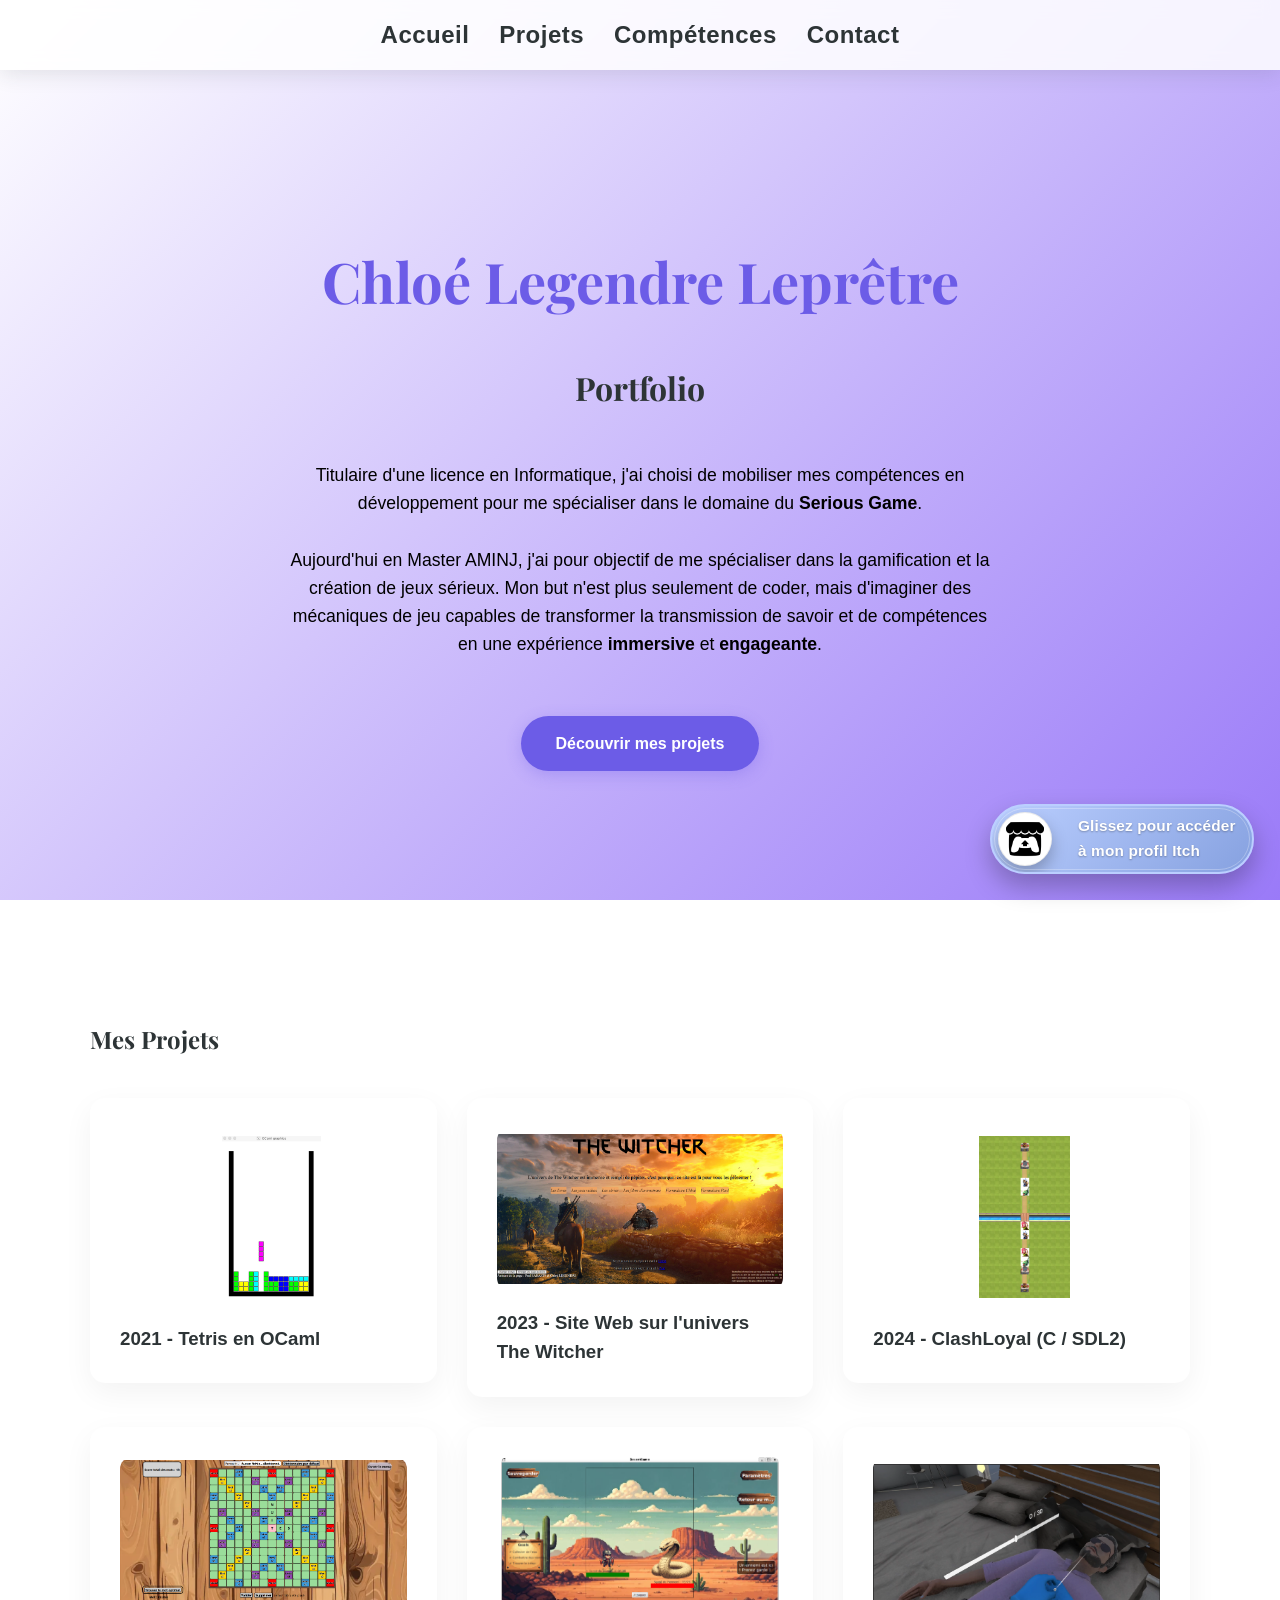
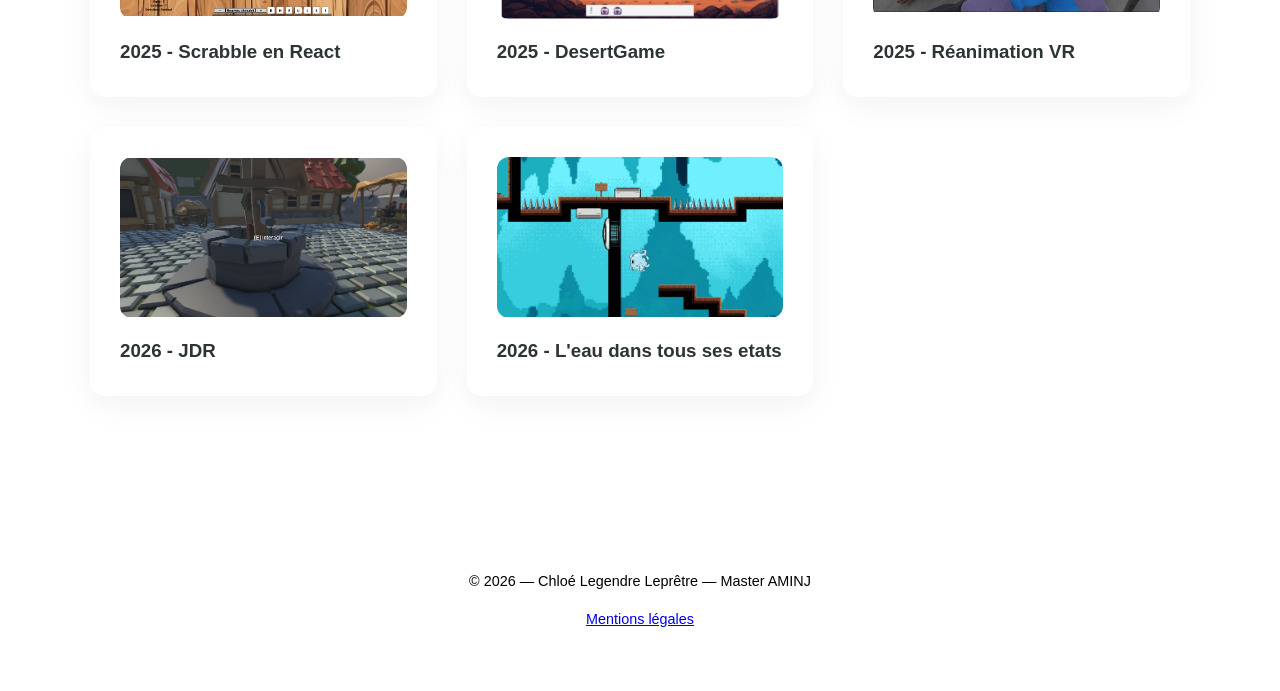
<file: index.html>
<!DOCTYPE html>
<html lang="fr">
<head>
    <meta charset="UTF-8">
    <meta name="viewport" content="width=device-width, initial-scale=1.0">
    <title>Accueil - Portfolio</title>
    <link rel="stylesheet" href="style.css">
    <link rel="preconnect" href="https://fonts.googleapis.com">
    <link rel="preconnect" href="https://fonts.gstatic.com" crossorigin>
    <link href="https://fonts.googleapis.com/css2?family=Playfair+Display:ital,wght@0,400..900;1,400..900&display=swap" rel="stylesheet">
</head>
<body>

    <nav class="top-nav">
        <a href="#accueil">Accueil</a>
        <a href="#projets">Projets</a>
        <a href="competences.html">Compétences</a>
        <a href="contact.html">Contact</a>
    </nav>

    <header id="accueil">
        <h1>Chloé Legendre Leprêtre</h1>
        <h2 class="tagline">Portfolio</h2>
        <p class="bio">
            Titulaire d'une licence en Informatique, j'ai choisi de mobiliser mes compétences en développement pour me spécialiser dans le domaine du <strong>Serious Game</strong>. <br>
            <br>
            Aujourd'hui en Master AMINJ, j'ai pour objectif de me spécialiser dans la gamification et la création de jeux sérieux. Mon but n'est plus seulement de coder, mais d'imaginer des mécaniques de jeu capables de transformer la transmission de savoir et de compétences en une expérience <strong>immersive</strong> et <strong>engageante</strong>.
        </p>

        <a href="#projets" class="cta-button">Découvrir mes projets</a>
    </header>

    <section id="projets">
        <h2>Mes Projets</h2>
        <div class="grid">
            <!-- <a class="project-link" href="projets/annuaire-python-tkinter.html">
                <article class="card">
                    <img class="project-thumb" src="images/annuaire.svg" alt="Visuel du projet Annuaire numerique" loading="lazy">
                    <h3>2020 - Annuaire numérique en Python avec Tkinter</h3>
                </article>
            </a> -->

            <a class="project-link" href="projets/tetris-ocaml.html">
                <article class="card">
                    <img class="project-thumb is-portrait" src="images/tetris.png" alt="Visuel du projet Tetris en OCaml" loading="lazy">
                    <h3>2021 - Tetris en OCaml</h3>
                </article>
            </a>

            <a class="project-link" href="projets/site-web-the-witcher.html">
                <article class="card">
                    <img class="project-thumb" src="images/witcher.png" alt="Visuel du projet Site Web The Witcher" loading="lazy">
                    <h3>2023 - Site Web sur l'univers The Witcher</h3>
                </article>
            </a>

            <a class="project-link" href="projets/clashloyal-c-sdl2.html">
                <article class="card">
                    <img class="project-thumb is-portrait" src="images/clash.png" alt="Visuel du projet ClashLoyal" loading="lazy">
                    <h3>2024 - ClashLoyal (C / SDL2)</h3>
                </article>
            </a>

            <a class="project-link" href="projets/scrabble-react.html">
                <article class="card">
                    <img class="project-thumb" src="images/scrabble.png" alt="Visuel du projet Scrabble React" loading="lazy">
                    <h3>2025 - Scrabble en React</h3>
                </article>
            </a>

            <a class="project-link" href="projets/desertgame.html">
                <article class="card">
                    <img class="project-thumb" src="images/desert1.png" alt="Visuel du projet DesertGame" loading="lazy">
                    <h3>2025 - DesertGame</h3>
                </article>
            </a>

            <a class="project-link" href="projets/reanimation-vr.html">
                <article class="card">
                    <img class="project-thumb" src="images/rea.png" alt="Visuel du projet Reanimation VR" loading="lazy">
                    <h3>2025 - Réanimation VR</h3>
                </article>
            </a>

            <a class="project-link" href="projets/jdr.html">
                <article class="card">
                    <img class="project-thumb" src="images/jdr.png" alt="Visuel du projet JDR" loading="lazy">
                    <h3>2026 - JDR</h3>
                </article>
            </a>

            <a class="project-link" href="projets/eau-dans-tous-ses-etats.html">
                <article class="card">
                    <img class="project-thumb" src="images/eau.png" alt="Visuel du projet L'eau dans tous ses etats" loading="lazy">
                    <h3>2026 - L'eau dans tous ses etats</h3>
                </article>
            </a>

        </div>
    </section>

    <footer id="contact">
        <p>&copy; 2026 — Chloé Legendre Leprêtre — Master AMINJ</p>
        <a href="mentions-legales.html" class="footer-link">Mentions légales</a>
    </footer>
    <a href="https://hopelyze.itch.io/" class="itch-slide" target="_blank" title="Glisser pour ouvrir mon Itch.io" aria-label="Glisser pour ouvrir mon profil Itch.io">
        <span class="itch-track-text" aria-hidden="true">Glissez pour accéder à mon profil Itch</span>
        <span class="itch-thumb" aria-hidden="true">
            <img src="images/itch.png" alt="" loading="lazy">
        </span>
    </a>
    <script>
        (function () {
            var slide = document.querySelector('.itch-slide');
            var thumb = document.querySelector('.itch-thumb');
            if (!slide || !thumb) {
                return;
            }

            var dragging = false;
            var unlocked = false;
            var dragOffsetX = 0;
            var currentX = 0;
            var maxX = 0;

            function updateBounds() {
                maxX = Math.max(0, slide.clientWidth - thumb.clientWidth - 12);
                if (unlocked) {
                    currentX = maxX;
                } else {
                    currentX = Math.min(currentX, maxX);
                }
                updateThumb(currentX);
            }

            function updateThumb(nextX) {
                currentX = Math.max(0, Math.min(maxX, nextX));
                var progress = maxX > 0 ? currentX / maxX : 0;
                thumb.style.transform = 'translateX(' + currentX + 'px)';
                slide.style.setProperty('--slide-progress', progress.toFixed(3));
                slide.classList.toggle('is-active', progress > 0.08 && !unlocked);
            }

            function completeSlide() {
                unlocked = true;
                slide.classList.add('is-ready');
                updateThumb(maxX);

                window.setTimeout(function () {
                    window.open(slide.href, '_blank', 'noopener');
                }, 120);
            }

            function resetSlide() {
                slide.classList.remove('is-active');
                updateThumb(0);
            }

            thumb.addEventListener('pointerdown', function (event) {
                if (unlocked) {
                    return;
                }

                dragging = true;
                dragOffsetX = event.clientX - currentX;
                slide.classList.add('is-dragging');
                thumb.setPointerCapture(event.pointerId);
                event.preventDefault();
            });

            thumb.addEventListener('pointermove', function (event) {
                if (!dragging || unlocked) {
                    return;
                }
                updateThumb(event.clientX - dragOffsetX);
            });

            function stopDragging() {
                if (!dragging) {
                    return;
                }

                dragging = false;
                slide.classList.remove('is-dragging');

                if (currentX >= maxX * 0.72) {
                    completeSlide();
                } else {
                    resetSlide();
                }
            }

            thumb.addEventListener('pointerup', stopDragging);
            thumb.addEventListener('pointercancel', stopDragging);
            thumb.addEventListener('lostpointercapture', stopDragging);

            slide.addEventListener('click', function (event) {
                if (unlocked) {
                    return;
                }

                event.preventDefault();
                slide.classList.remove('is-hint');
                void slide.offsetWidth;
                slide.classList.add('is-hint');
            });

            slide.addEventListener('animationend', function (event) {
                if (event.animationName === 'slide-hint') {
                    slide.classList.remove('is-hint');
                }
            });

            window.addEventListener('resize', updateBounds);
            updateBounds();
        })();
    </script>
</body>
</html>
</file>
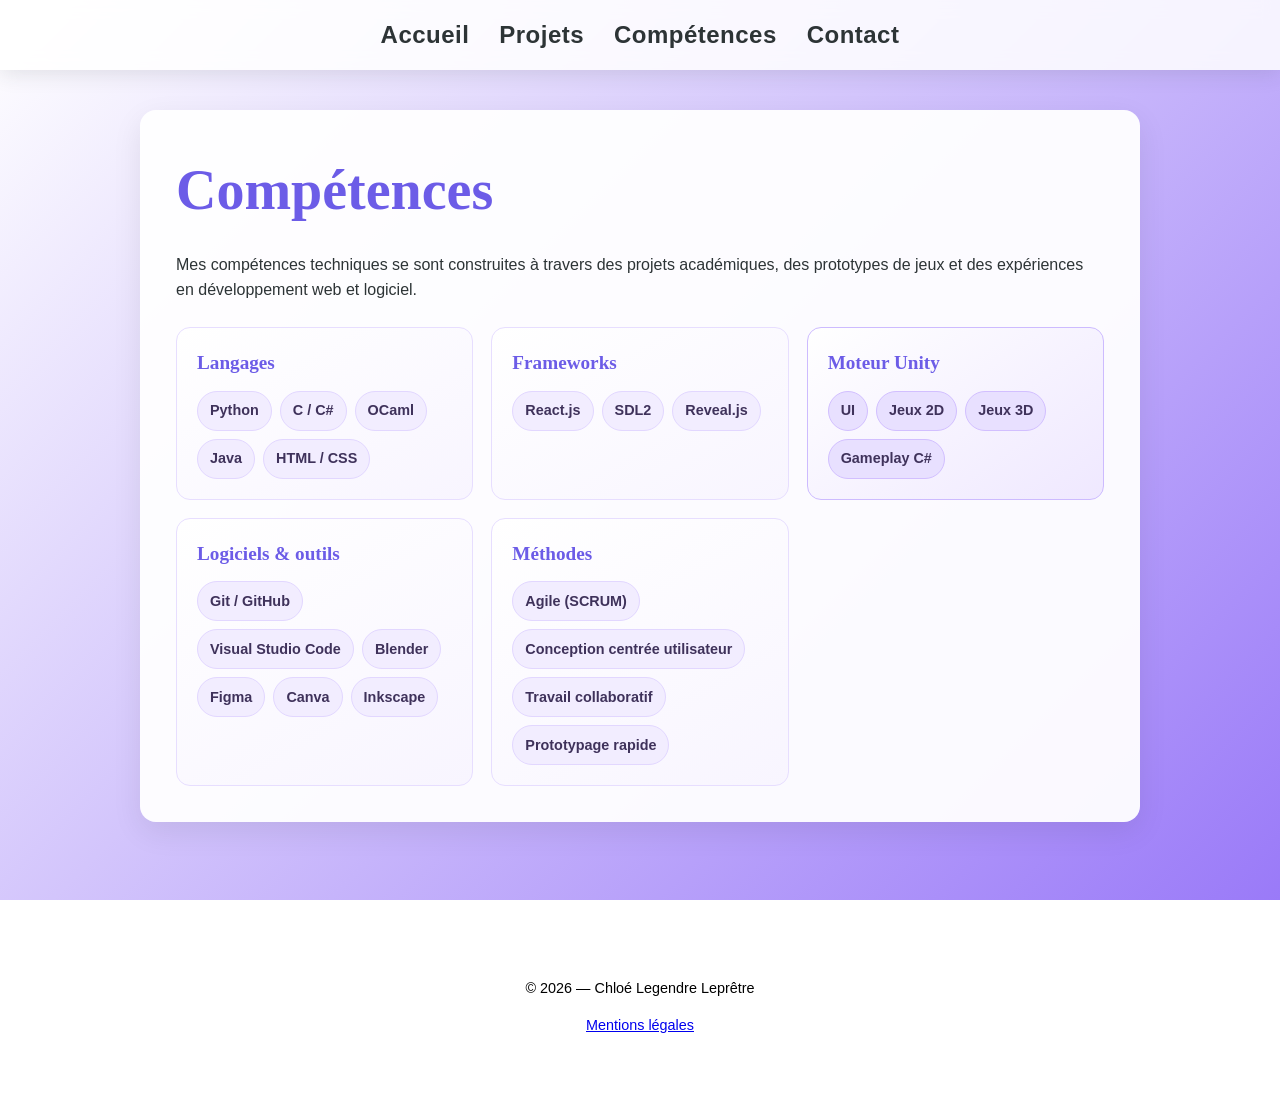
<file: competences.html>
<!DOCTYPE html>
<html lang="fr">
<head>
    <meta charset="UTF-8">
    <meta name="viewport" content="width=device-width, initial-scale=1.0">
    <title>Compétences - Chloé Legendre Leprêtre</title>
    <link rel="stylesheet" href="style.css">
</head>
<body>
    <nav class="top-nav">
        <a href="index.html#accueil">Accueil</a>
        <a href="index.html#projets">Projets</a>
        <a href="competences.html">Compétences</a>
        <a href="contact.html">Contact</a>
    </nav>

    <main class="skills-page">
        <section class="skills-card">
            <h1>Compétences</h1>
            <p>
                Mes compétences techniques se sont construites à travers des projets académiques,
                des prototypes de jeux et des expériences en développement web et logiciel.
            </p>

            <div class="skills-grid skills-grid-story">
                <article class="skill-group skill-group-story">
                    <h2>Langages</h2>
                    <div class="skill-tags">
                        <span>Python</span>
                        <span>C / C#</span>
                        <span>OCaml</span>
                        <span>Java</span>
                        <span>HTML / CSS</span>
                    </div>
                </article>

                <article class="skill-group skill-group-story">
                    <h2>Frameworks</h2>
                    <div class="skill-tags">
                        <span>React.js</span>
                        <span>SDL2</span>
                        <span>Reveal.js</span>
                    </div>
                </article>

                <article class="skill-group skill-group-story skill-group-unity">
                    <h2>Moteur Unity</h2>
                    <div class="skill-tags skill-tags-unity">
                        <span>UI</span>
                        <span>Jeux 2D</span>
                        <span>Jeux 3D</span>
                        <span>Gameplay C#</span>
                    </div>
                </article>

                <article class="skill-group skill-group-story">
                    <h2>Logiciels & outils</h2>
                    <div class="skill-tags">
                        <span>Git / GitHub</span>
                        <span>Visual Studio Code</span>
                        <span>Blender</span>
                        <span>Figma</span>
                        <span>Canva</span>
                        <span>Inkscape</span>
                    </div>
                </article>

                <article class="skill-group skill-group-story">
                    <h2>Méthodes</h2>
                    <div class="skill-tags">
                        <span>Agile (SCRUM)</span>
                        <span>Conception centrée utilisateur</span>
                        <span>Travail collaboratif</span>
                        <span>Prototypage rapide</span>
                    </div>
                </article>
            </div>
        </section>
    </main>

    <footer id="contact">
        <p>&copy; 2026 — Chloé Legendre Leprêtre</p>
        <a href="mentions-legales.html" class="footer-link">Mentions légales</a>
    </footer>
</body>
</html>
</file>
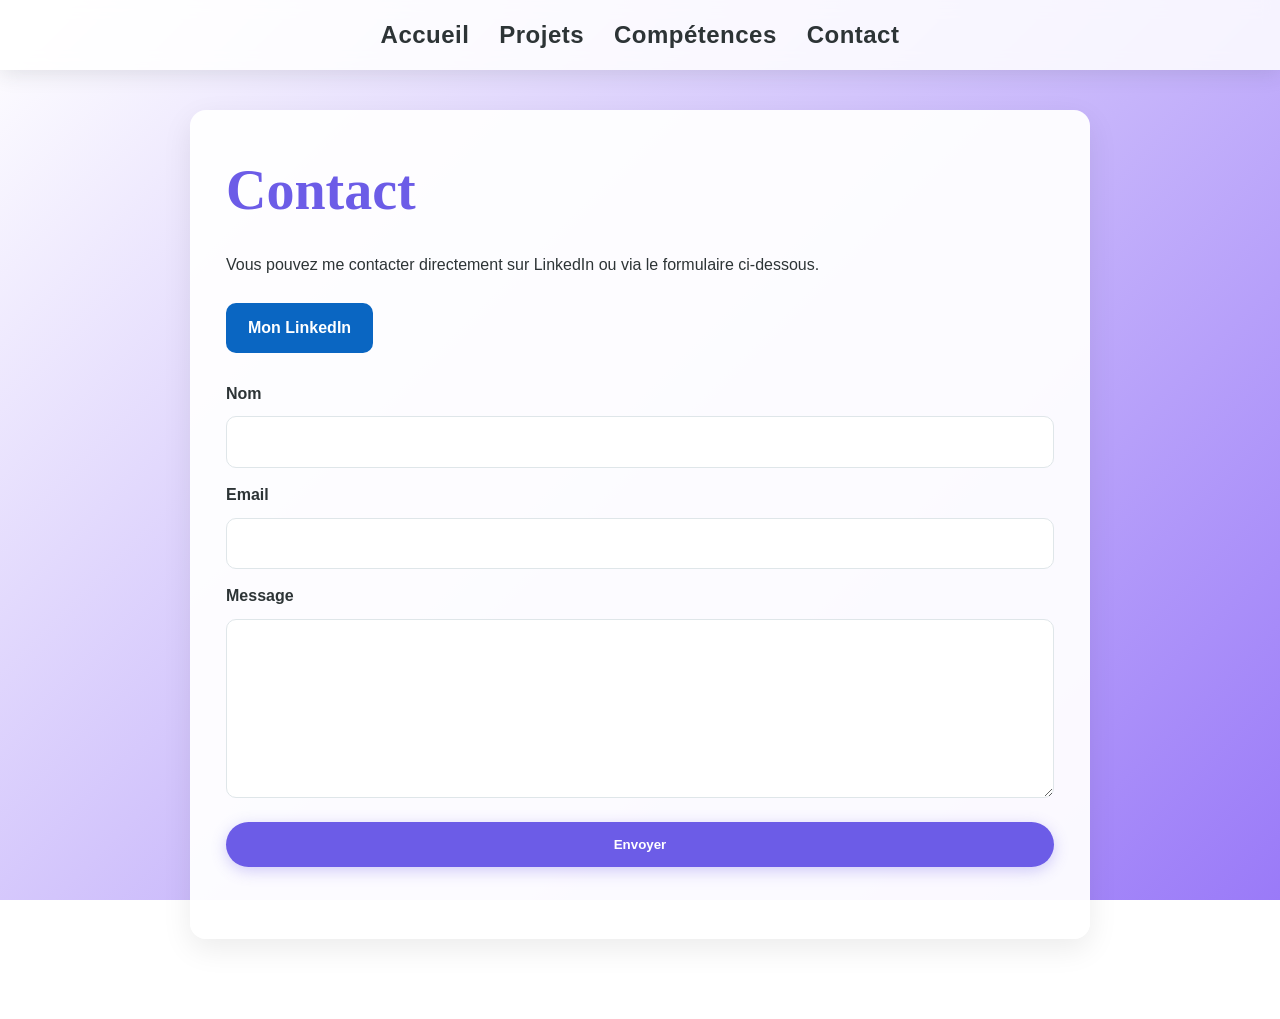
<file: contact.html>
<!DOCTYPE html>
<html lang="fr">
<head>
    <meta charset="UTF-8">
    <meta name="viewport" content="width=device-width, initial-scale=1.0">
    <title>Contact - Chloé Legendre Leprêtre</title>
    <link rel="stylesheet" href="style.css">
</head>
<body>
    <nav class="top-nav">
        <a href="index.html#accueil">Accueil</a>
        <a href="index.html#projets">Projets</a>
        <a href="competences.html">Compétences</a>
        <a href="contact.html">Contact</a>
    </nav>

    <main class="contact-page">
        <section class="contact-card">
            <h1>Contact</h1>
            <p>Vous pouvez me contacter directement sur LinkedIn ou via le formulaire ci-dessous.</p>

            <a class="linkedin-button" href="https://www.linkedin.com/in/chloé-legendre-leprêtre-14b95a209/" target="_blank" rel="noopener noreferrer">
                Mon LinkedIn
            </a>

            <form class="contact-form" id="contact-form" method="post">
                <input type="hidden" name="access_key" value="f0671bf6-d929-40aa-a439-014464aa42eb">
                <input type="hidden" name="subject" value="Nouveau message depuis le portfolio">
                <input type="checkbox" name="botcheck" class="hidden-field" tabindex="-1" autocomplete="off">

                <label for="name">Nom</label>
                <input id="name" name="name" type="text" required>

                <label for="email">Email</label>
                <input id="email" name="email" type="email" required>

                <label for="message">Message</label>
                <textarea id="message" name="message" rows="6" required></textarea>

                <button type="submit" class="cta-button">Envoyer</button>
                <p id="form-status" class="form-status" aria-live="polite"></p>
            </form>
        </section>
    </main>

    <script>
        const form = document.getElementById('contact-form');
        const status = document.getElementById('form-status');

        form.addEventListener('submit', async function (event) {
            event.preventDefault();

            const formData = new FormData(form);
            const accessKey = formData.get('access_key');

            if (!accessKey || String(accessKey).includes('REMPLACE_ICI')) {
                status.textContent = 'Ajoute ta cle Web3Forms dans le champ access_key pour activer lenvoi.';
                status.className = 'form-status is-error';
                return;
            }

            status.textContent = 'Envoi en cours...';
            status.className = 'form-status';

            try {
                const response = await fetch('https://api.web3forms.com/submit', {
                    method: 'POST',
                    body: formData
                });

                const result = await response.json();

                if (result.success) {
                    status.textContent = 'Message envoye avec succes.';
                    status.className = 'form-status is-success';
                    form.reset();
                } else {
                    status.textContent = 'Envoi impossible. Verifie ta cle Web3Forms.';
                    status.className = 'form-status is-error';
                }
            } catch (error) {
                status.textContent = 'Erreur reseau. Reessaie dans un instant.';
                status.className = 'form-status is-error';
            }
        });
    </script>
</body>
</html>
</file>
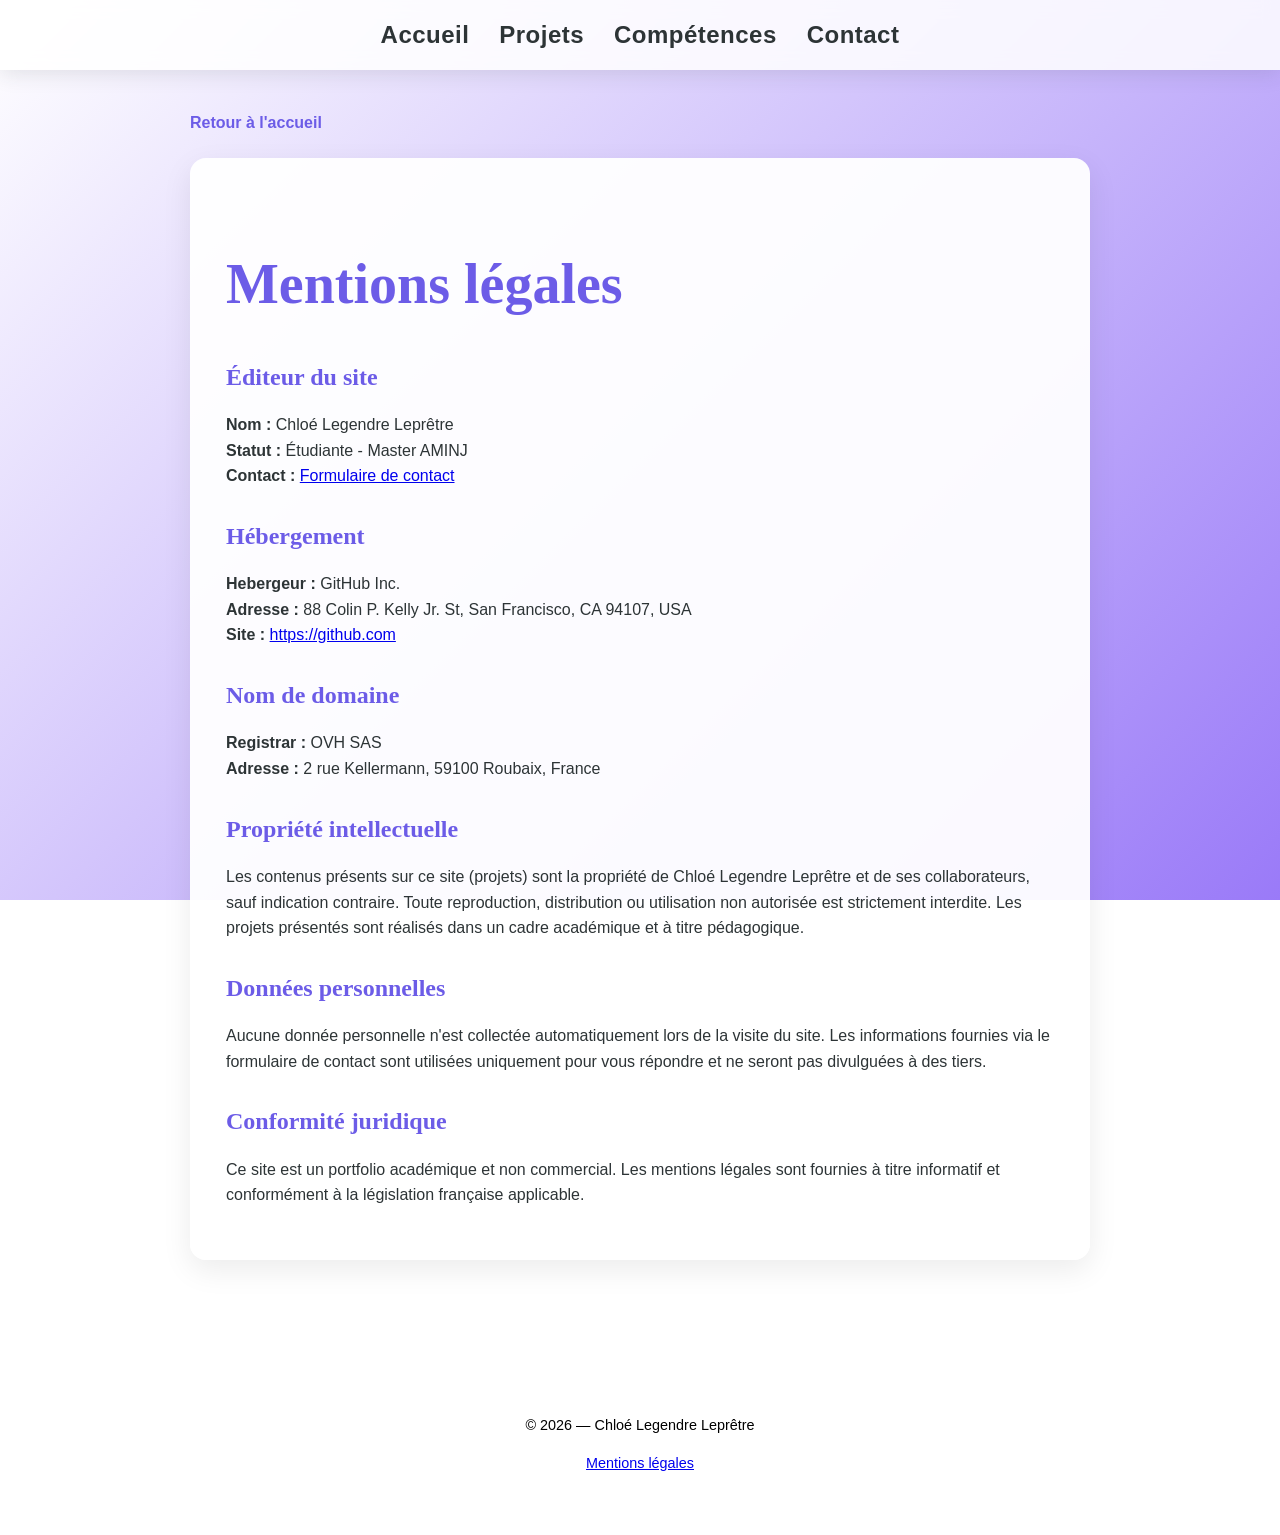
<file: mentions-legales.html>
<!DOCTYPE html>
<html lang="fr">
<head>
    <meta charset="UTF-8">
    <meta name="viewport" content="width=device-width, initial-scale=1.0">
    <title>Mentions légales - Portfolio</title>
    <link rel="stylesheet" href="style.css">
</head>
<body>
    <nav class="top-nav">
        <a href="index.html#accueil">Accueil</a>
        <a href="index.html#projets">Projets</a>
        <a href="competences.html">Compétences</a>
        <a href="contact.html">Contact</a>
    </nav>

    <main class="project-page">
        <a class="back-link" href="index.html">Retour à l'accueil</a>
        <article class="project-detail">
            <h1>Mentions légales</h1>

            <h2>Éditeur du site</h2>
            <p>
                <strong>Nom :</strong> Chloé Legendre Leprêtre<br>
                <strong>Statut :</strong> Étudiante - Master AMINJ<br>
                <strong>Contact :</strong> <a href="contact.html">Formulaire de contact</a>
            </p>

            <h2>Hébergement</h2>
            <p>
                <strong>Hebergeur :</strong> GitHub Inc.<br>
                <strong>Adresse :</strong> 88 Colin P. Kelly Jr. St, San Francisco, CA 94107, USA<br>
                <strong>Site :</strong> <a href="https://github.com" target="_blank">https://github.com</a>
            </p>

            <h2>Nom de domaine</h2>
            <p>
                <strong>Registrar :</strong> OVH SAS<br>
                <strong>Adresse :</strong> 2 rue Kellermann, 59100 Roubaix, France
            </p>

            <h2>Propriété intellectuelle</h2>
            <p>
                Les contenus présents sur ce site (projets) sont la propriété de Chloé Legendre Leprêtre et de ses collaborateurs, sauf indication contraire. 
                Toute reproduction, distribution ou utilisation non autorisée est strictement interdite. Les projets présentés sont réalisés dans un cadre académique et à titre pédagogique.
            </p>

            <h2>Données personnelles</h2>
            <p>
                Aucune donnée personnelle n'est collectée automatiquement lors de la visite du site. 
                Les informations fournies via le formulaire de contact sont utilisées uniquement pour vous répondre et ne seront pas divulguées à des tiers.
            </p>

            <h2>Conformité juridique</h2>
            <p>
                Ce site est un portfolio académique et non commercial. Les mentions légales sont fournies à titre informatif et conformément à la législation française applicable.
            </p>
        </article>
    </main>

    <footer id="contact">
        <p>&copy; 2026 — Chloé Legendre Leprêtre</p>
        <a href="mentions-legales.html" class="footer-link">Mentions légales</a>
    </footer>
</body>
</html>
</file>
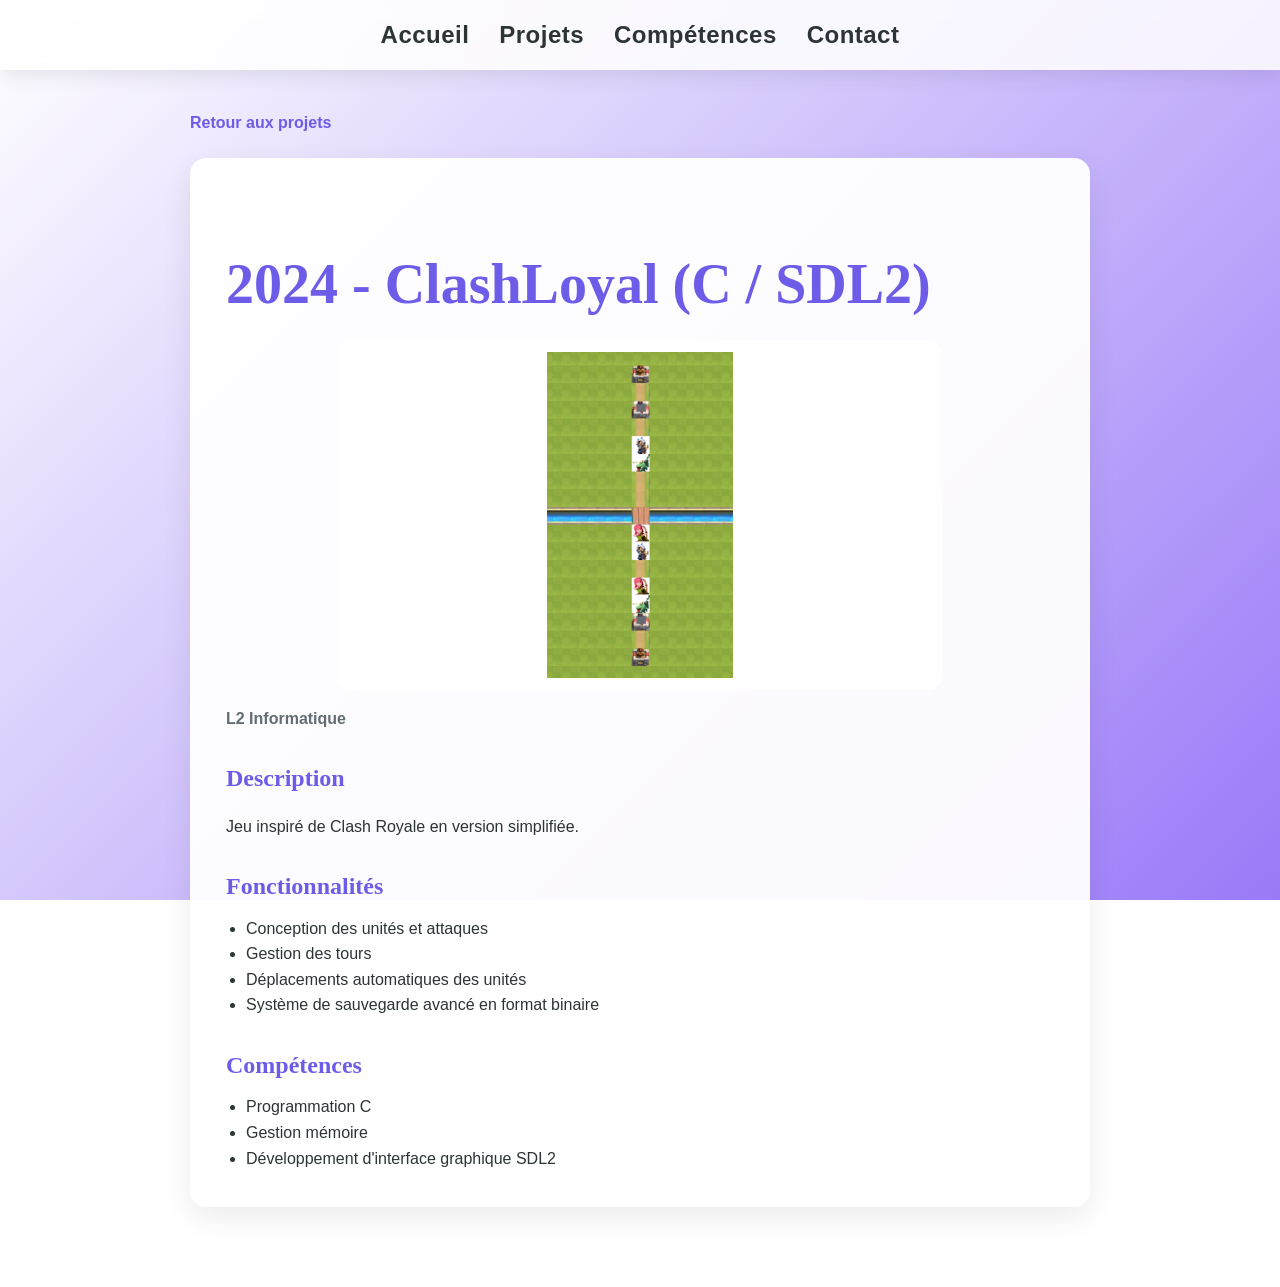
<file: projets/clashloyal-c-sdl2.html>
<!DOCTYPE html>
<html lang="fr">
<head>
    <meta charset="UTF-8">
    <meta name="viewport" content="width=device-width, initial-scale=1.0">
    <title>2024 - ClashLoyal (C / SDL2)</title>
    <link rel="stylesheet" href="../style.css">
</head>
<body>
    <nav class="top-nav">
        <a href="../index.html#accueil">Accueil</a>
        <a href="../index.html#projets">Projets</a>
        <a href="../competences.html">Compétences</a>
        <a href="../contact.html">Contact</a>
    </nav>

    <main class="project-page">
        <a class="back-link" href="../index.html#projets">Retour aux projets</a>
        <article class="project-detail">
            <h1>2024 - ClashLoyal (C / SDL2)</h1>
            <img class="project-hero is-portrait" src="../images/clash.png" alt="Visuel du projet ClashLoyal">
            <p class="project-meta">L2 Informatique</p>

            <h2>Description</h2>
            <p>Jeu inspiré de Clash Royale en version simplifiée.</p>

            <h2>Fonctionnalités</h2>
            <ul>
                <li>Conception des unités et attaques</li>
                <li>Gestion des tours</li>
                <li>Déplacements automatiques des unités</li>
                <li>Système de sauvegarde avancé en format binaire</li>
            </ul>

            <h2>Compétences</h2>
            <ul>
                <li>Programmation C</li>
                <li>Gestion mémoire</li>
                <li>Développement d'interface graphique SDL2</li>
            </ul>
        </article>
    </main>
</body>
</html>
</file>
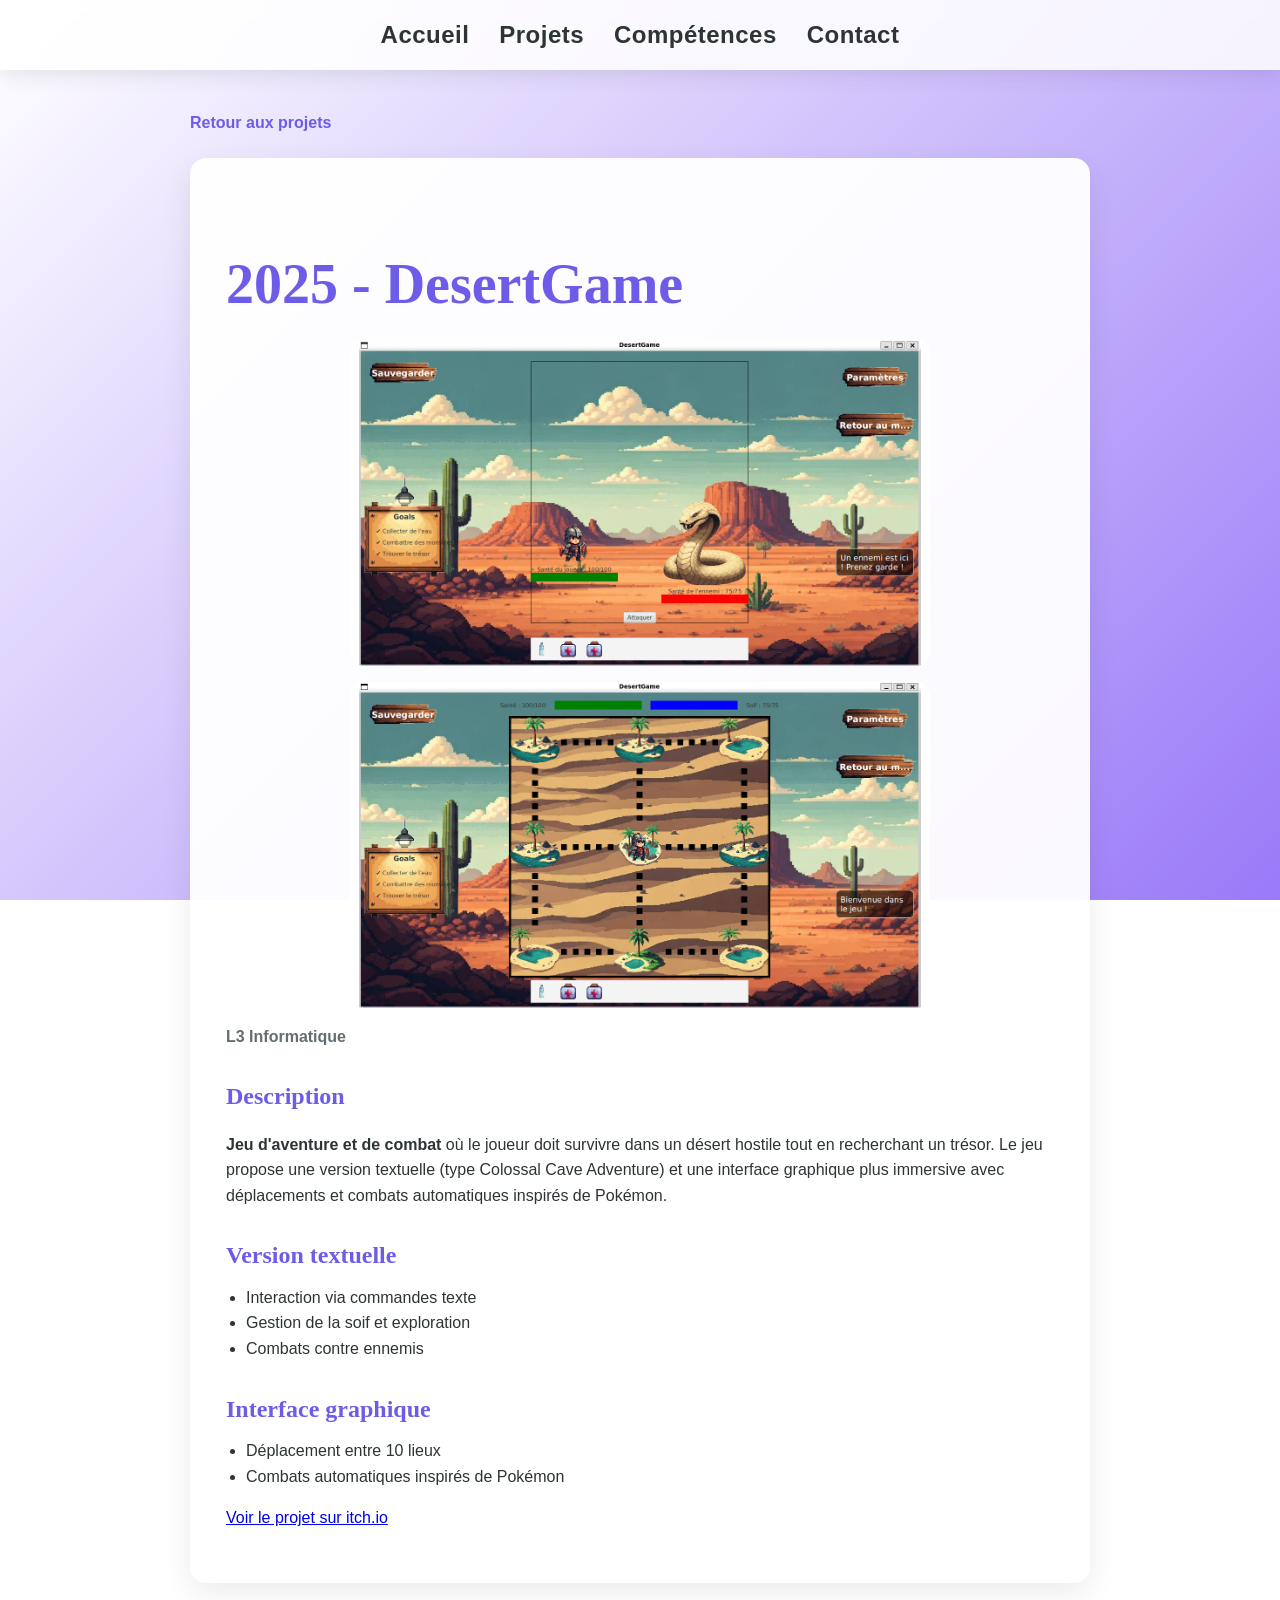
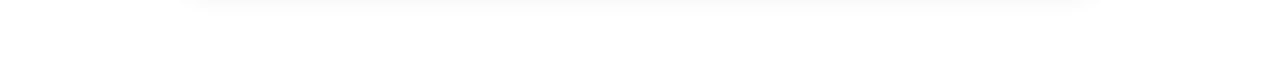
<file: projets/desertgame.html>
<!DOCTYPE html>
<html lang="fr">
<head>
    <meta charset="UTF-8">
    <meta name="viewport" content="width=device-width, initial-scale=1.0">
    <title>2025 - DesertGame</title>
    <link rel="stylesheet" href="../style.css">
</head>
<body>
    <nav class="top-nav">
        <a href="../index.html#accueil">Accueil</a>
        <a href="../index.html#projets">Projets</a>
        <a href="../competences.html">Compétences</a>
        <a href="../contact.html">Contact</a>
    </nav>

    <main class="project-page">
        <a class="back-link" href="../index.html#projets">Retour aux projets</a>
        <article class="project-detail">
            <h1>2025 - DesertGame</h1>
            <img class="project-hero" src="../images/desert1.png" alt="Visuel du projet DesertGame">
            <img class="project-hero" src="../images/desert2.png" alt="Visuel du projet DesertGame">
            <p class="project-meta">L3 Informatique</p>

            <h2>Description</h2>
            <p><strong>Jeu d'aventure et de combat</strong> où le joueur doit survivre dans un désert hostile tout en recherchant un trésor.
               Le jeu propose une version textuelle (type Colossal Cave Adventure) et une interface graphique plus immersive avec déplacements et combats automatiques inspirés de Pokémon.</p>
            </p>

            <h2>Version textuelle</h2>
            <ul>
                <li>Interaction via commandes texte</li>
                <li>Gestion de la soif et exploration</li>
                <li>Combats contre ennemis</li>
            </ul>

            <h2>Interface graphique</h2>
            <ul>
                <li>Déplacement entre 10 lieux</li>
                <li>Combats automatiques inspirés de Pokémon</li>
            </ul>
            <p>
                <a href="https://dayroxoff.itch.io/desert-game" target="_blank" rel="noopener noreferrer">Voir le projet sur itch.io</a>
            </p>
        </article>
    </main>
</body>
</html>
</file>
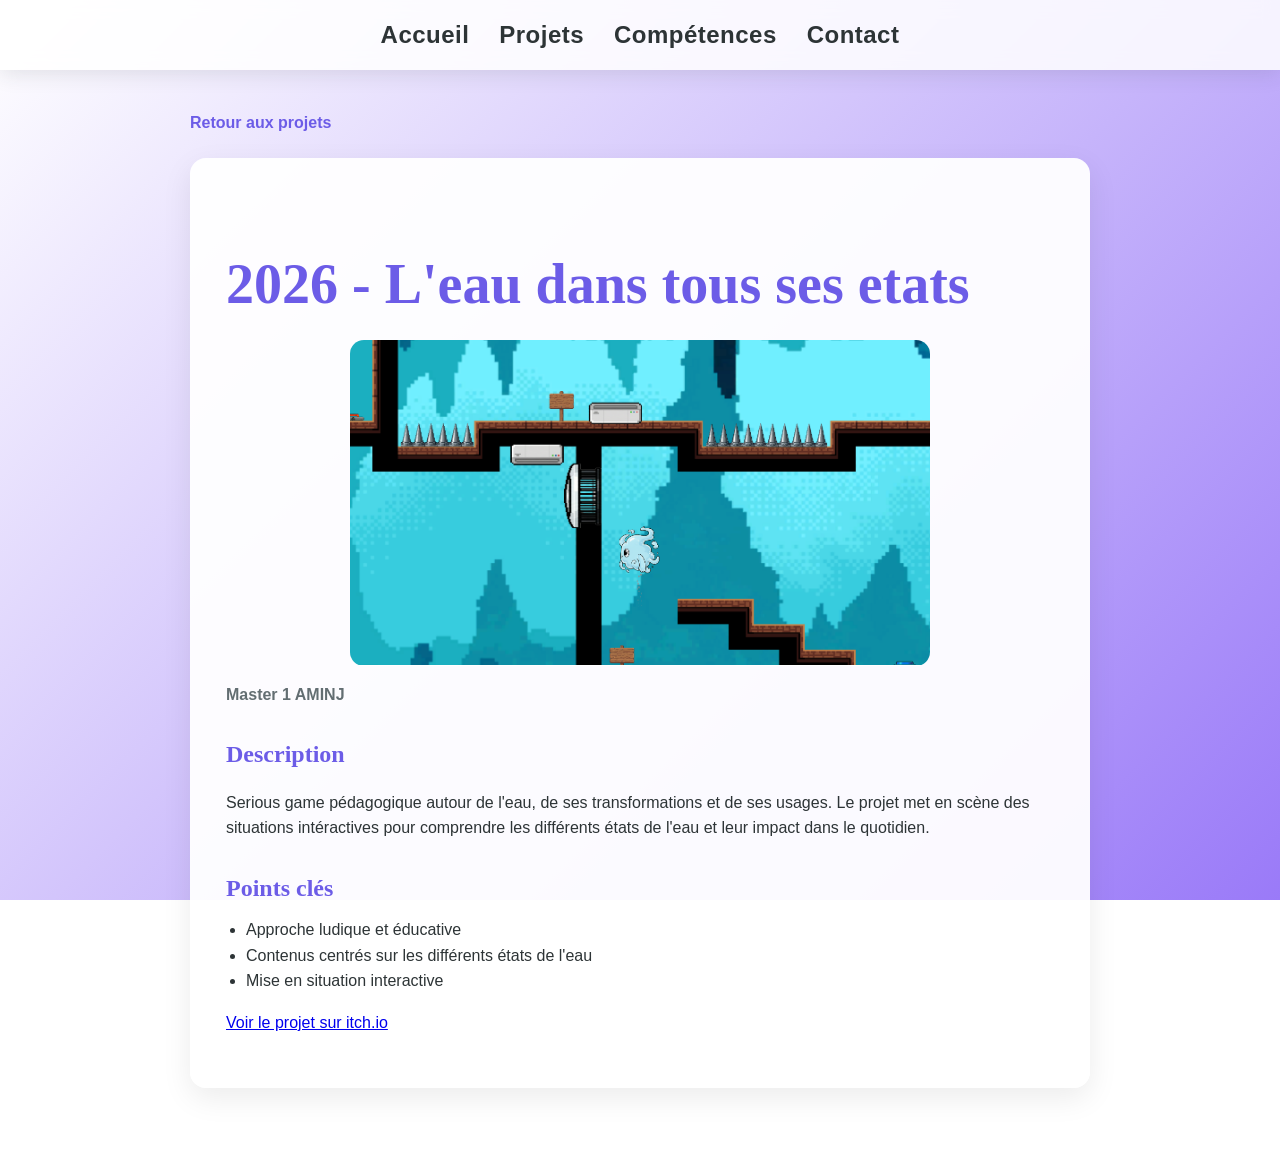
<file: projets/eau-dans-tous-ses-etats.html>
<!DOCTYPE html>
<html lang="fr">
<head>
    <meta charset="UTF-8">
    <meta name="viewport" content="width=device-width, initial-scale=1.0">
    <title>2026 - L'eau dans tous ses etats</title>
    <link rel="stylesheet" href="../style.css">
</head>
<body>
    <nav class="top-nav">
        <a href="../index.html#accueil">Accueil</a>
        <a href="../index.html#projets">Projets</a>
        <a href="../competences.html">Compétences</a>
        <a href="../contact.html">Contact</a>
    </nav>

    <main class="project-page">
        <a class="back-link" href="../index.html#projets">Retour aux projets</a>
        <article class="project-detail">
            <h1>2026 - L'eau dans tous ses etats</h1>
            <img class="project-hero" src="../images/eau.png" alt="Visuel du projet L'eau dans tous ses etats">
            <p class="project-meta">Master 1 AMINJ</p>

            <h2>Description</h2>
            <p>
                Serious game pédagogique autour de l'eau, de ses transformations et de ses usages.
                Le projet met en scène des situations intéractives pour comprendre les différents états
                de l'eau et leur impact dans le quotidien.
            </p>

            <h2>Points clés</h2>
            <ul>
                <li>Approche ludique et éducative</li>
                <li>Contenus centrés sur les différents états de l'eau</li>
                <li>Mise en situation interactive</li>
            </ul>
            <p>
                <a href="https://dayroxoff.itch.io/eau-dans-tous-ses-etats" target="_blank" rel="noopener noreferrer">Voir le projet sur itch.io</a>
            </p>
        </article>
    </main>
</body>
</html>
</file>
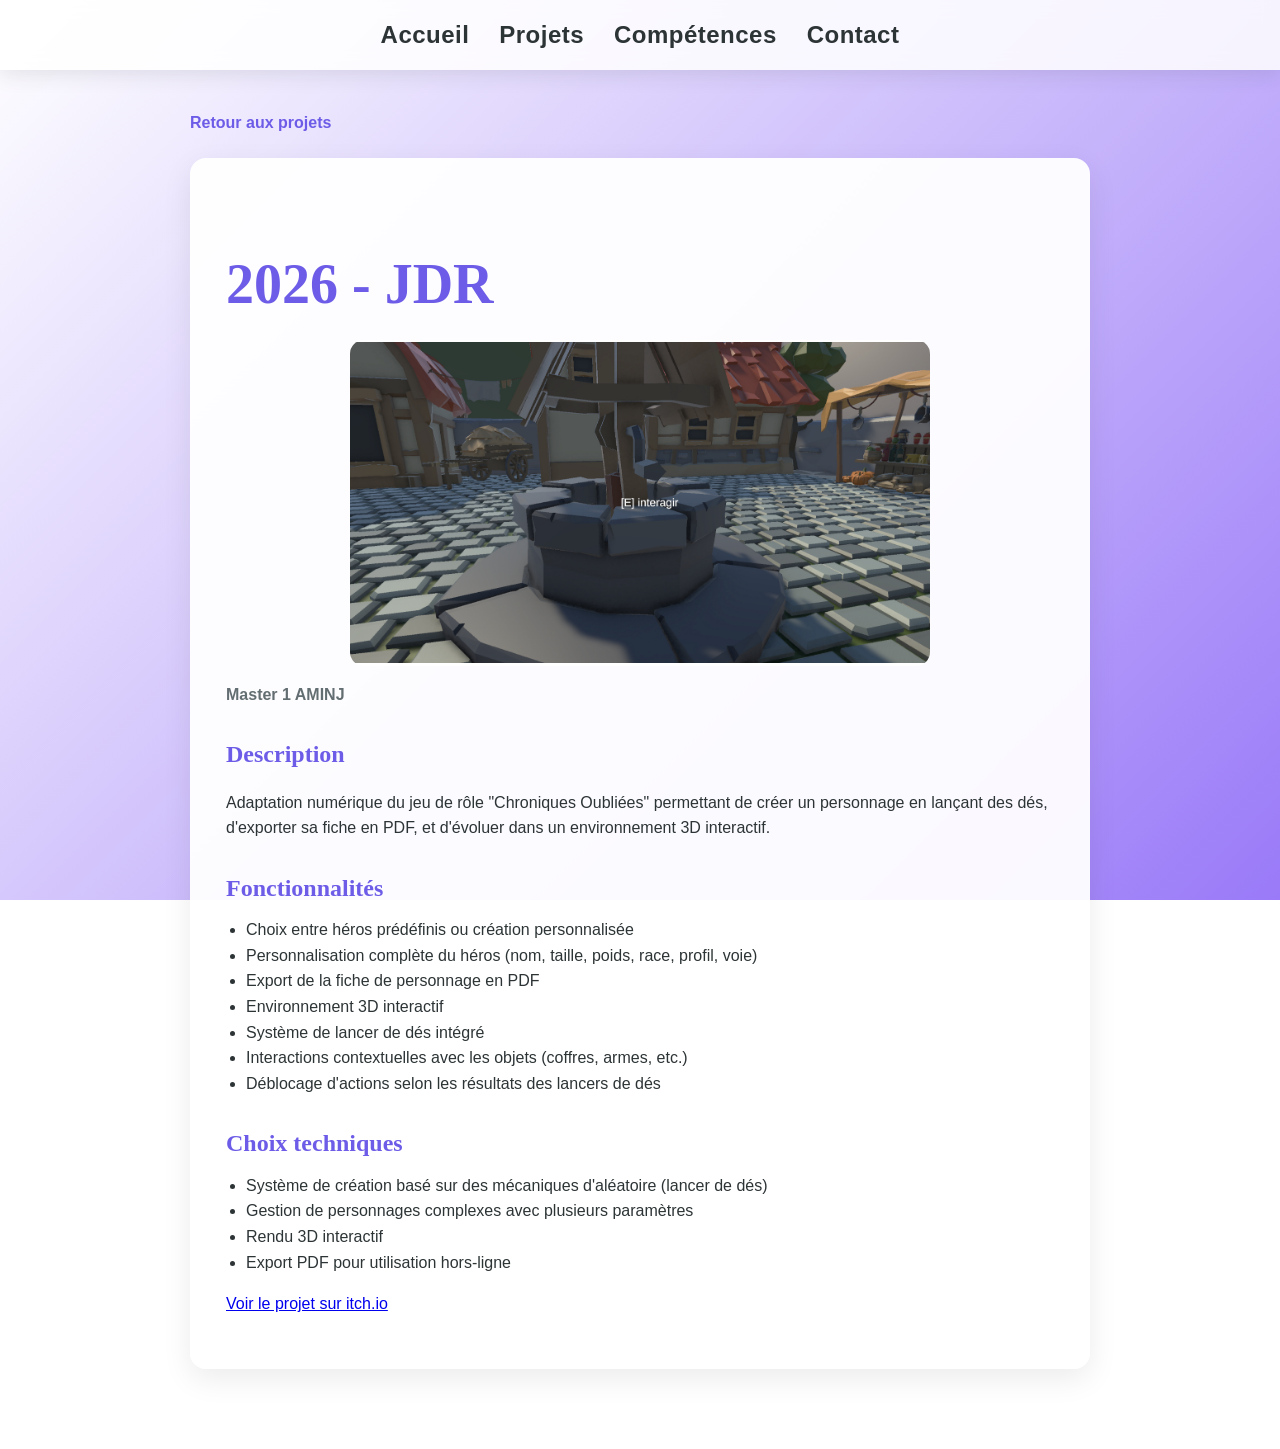
<file: projets/jdr.html>
<!DOCTYPE html>
<html lang="fr">
<head>
    <meta charset="UTF-8">
    <meta name="viewport" content="width=device-width, initial-scale=1.0">
    <title>2026 - JDR</title>
    <link rel="stylesheet" href="../style.css">
</head>
<body>
    <nav class="top-nav">
        <a href="../index.html#accueil">Accueil</a>
        <a href="../index.html#projets">Projets</a>
        <a href="../competences.html">Compétences</a>
        <a href="../contact.html">Contact</a>
    </nav>

    <main class="project-page">
        <a class="back-link" href="../index.html#projets">Retour aux projets</a>
        <article class="project-detail">
            <h1>2026 - JDR</h1>
            <img class="project-hero" src="../images/jdr.png" alt="Visuel du projet JDR">
            <p class="project-meta">Master 1 AMINJ</p>

            <h2>Description</h2>
            <p>Adaptation numérique du jeu de rôle "Chroniques Oubliées" permettant de créer un personnage en lançant des dés, d'exporter sa fiche en PDF, et d'évoluer dans un environnement 3D interactif.</p>

            <h2>Fonctionnalités</h2>
            <ul>
                <li>Choix entre héros prédéfinis ou création personnalisée</li>
                <li>Personnalisation complète du héros (nom, taille, poids, race, profil, voie)</li>
                <li>Export de la fiche de personnage en PDF</li>
                <li>Environnement 3D interactif</li>
                <li>Système de lancer de dés intégré</li>
                <li>Interactions contextuelles avec les objets (coffres, armes, etc.)</li>
                <li>Déblocage d'actions selon les résultats des lancers de dés</li>
            </ul>

            <h2>Choix techniques</h2>
            <ul>
                <li>Système de création basé sur des mécaniques d'aléatoire (lancer de dés)</li>
                <li>Gestion de personnages complexes avec plusieurs paramètres</li>
                <li>Rendu 3D interactif</li>
                <li>Export PDF pour utilisation hors-ligne</li>
            </ul>
            <p>
                <a href="https://dayroxoff.itch.io/adaptation-chroniques-oubliees" target="_blank" rel="noopener noreferrer">Voir le projet sur itch.io</a>
            </p>
        </article>
    </main>
</body>
</html>
</file>
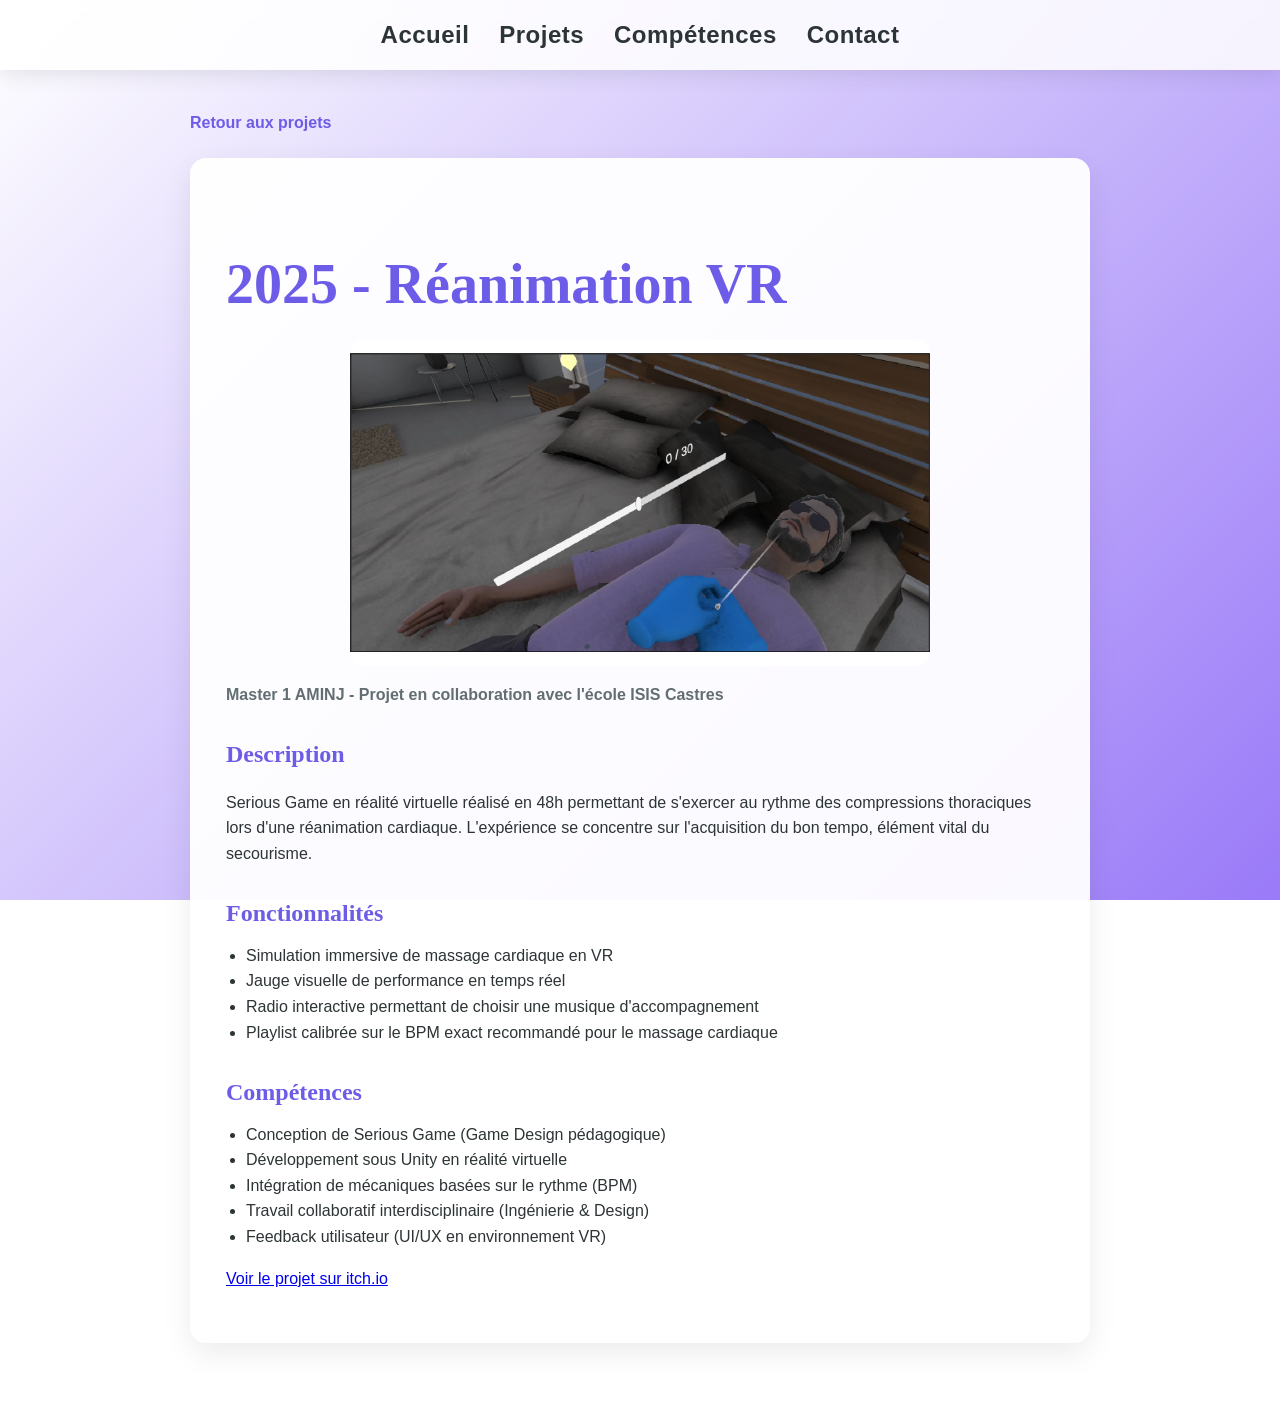
<file: projets/reanimation-vr.html>
<!DOCTYPE html>
<html lang="fr">
<head>
    <meta charset="UTF-8">
    <meta name="viewport" content="width=device-width, initial-scale=1.0">
    <title>2025 - Réanimation VR</title>
    <link rel="stylesheet" href="../style.css">
</head>
<body>
    <nav class="top-nav">
        <a href="../index.html#accueil">Accueil</a>
        <a href="../index.html#projets">Projets</a>
        <a href="../competences.html">Compétences</a>
        <a href="../contact.html">Contact</a>
    </nav>

    <main class="project-page">
        <a class="back-link" href="../index.html#projets">Retour aux projets</a>
        <article class="project-detail">
            <h1>2025 - Réanimation VR</h1>
            <img class="project-hero" src="../images/rea.png" alt="Visuel du projet Réanimation VR">
            <p class="project-meta">Master 1 AMINJ - Projet en collaboration avec l'école ISIS Castres</p>

            <h2>Description</h2>
            <p>Serious Game en réalité virtuelle réalisé en 48h permettant de s'exercer au rythme des compressions thoraciques lors d'une réanimation cardiaque. L'expérience se concentre sur l'acquisition du bon tempo, élément vital du secourisme.</p>

            <h2>Fonctionnalités</h2>
            <ul>
                <li>Simulation immersive de massage cardiaque en VR</li>
                <li>Jauge visuelle de performance en temps réel</li>
                <li>Radio interactive permettant de choisir une musique d'accompagnement</li>
                <li>Playlist calibrée sur le BPM exact recommandé pour le massage cardiaque</li>
            </ul>

            <h2>Compétences</h2>
            <ul>
                <li>Conception de Serious Game (Game Design pédagogique)</li>
                <li>Développement sous Unity en réalité virtuelle</li>
                <li>Intégration de mécaniques basées sur le rythme (BPM)</li>
                <li>Travail collaboratif interdisciplinaire (Ingénierie & Design)</li>
                <li>Feedback utilisateur (UI/UX en environnement VR)</li>
            </ul>
            <p>
                <a href="https://anissss.itch.io/cpr-simulation" target="_blank" rel="noopener noreferrer">Voir le projet sur itch.io</a>
            </p>
        </article>
    </main>
</body>
</html>
</file>
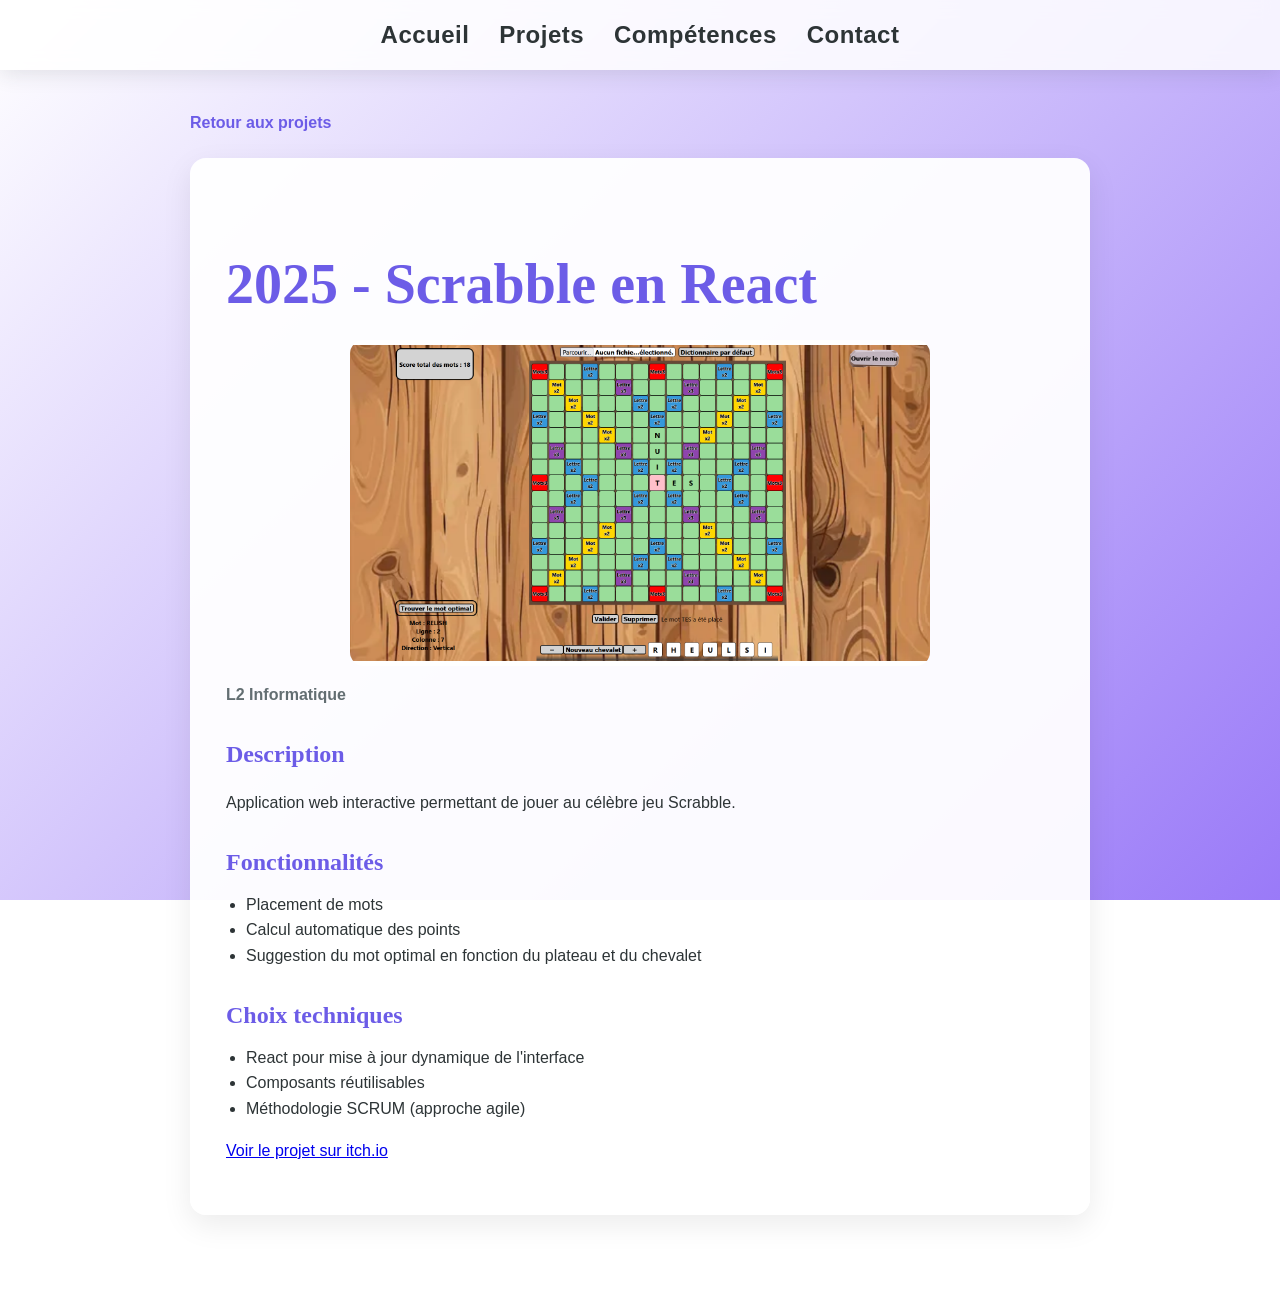
<file: projets/scrabble-react.html>
<!DOCTYPE html>
<html lang="fr">
<head>
    <meta charset="UTF-8">
    <meta name="viewport" content="width=device-width, initial-scale=1.0">
    <title>2025 - Scrabble en React</title>
    <link rel="stylesheet" href="../style.css">
</head>
<body>
    <nav class="top-nav">
        <a href="../index.html#accueil">Accueil</a>
        <a href="../index.html#projets">Projets</a>
        <a href="../competences.html">Compétences</a>
        <a href="../contact.html">Contact</a>
    </nav>

    <main class="project-page">
        <a class="back-link" href="../index.html#projets">Retour aux projets</a>
        <article class="project-detail">
            <h1>2025 - Scrabble en React</h1>
            <img class="project-hero" src="../images/scrabble.png" alt="Visuel du projet Scrabble React">
            <p class="project-meta">L2 Informatique</p>

            <h2>Description</h2>
            <p>Application web interactive permettant de jouer au célèbre jeu Scrabble.</p>

            <h2>Fonctionnalités</h2>
            <ul>
                <li>Placement de mots</li>
                <li>Calcul automatique des points</li>
                <li>Suggestion du mot optimal en fonction du plateau et du chevalet</li>
            </ul>

            <h2>Choix techniques</h2>
            <ul>
                <li>React pour mise à jour dynamique de l'interface</li>
                <li>Composants réutilisables</li>
                <li>Méthodologie SCRUM (approche agile)</li>
            </ul>
            <p>
                <a href="https://dayroxoff.itch.io/le-scrabble" target="_blank" rel="noopener noreferrer">Voir le projet sur itch.io</a>
            </p>
        </article>
    </main>
</body>
</html>
</file>
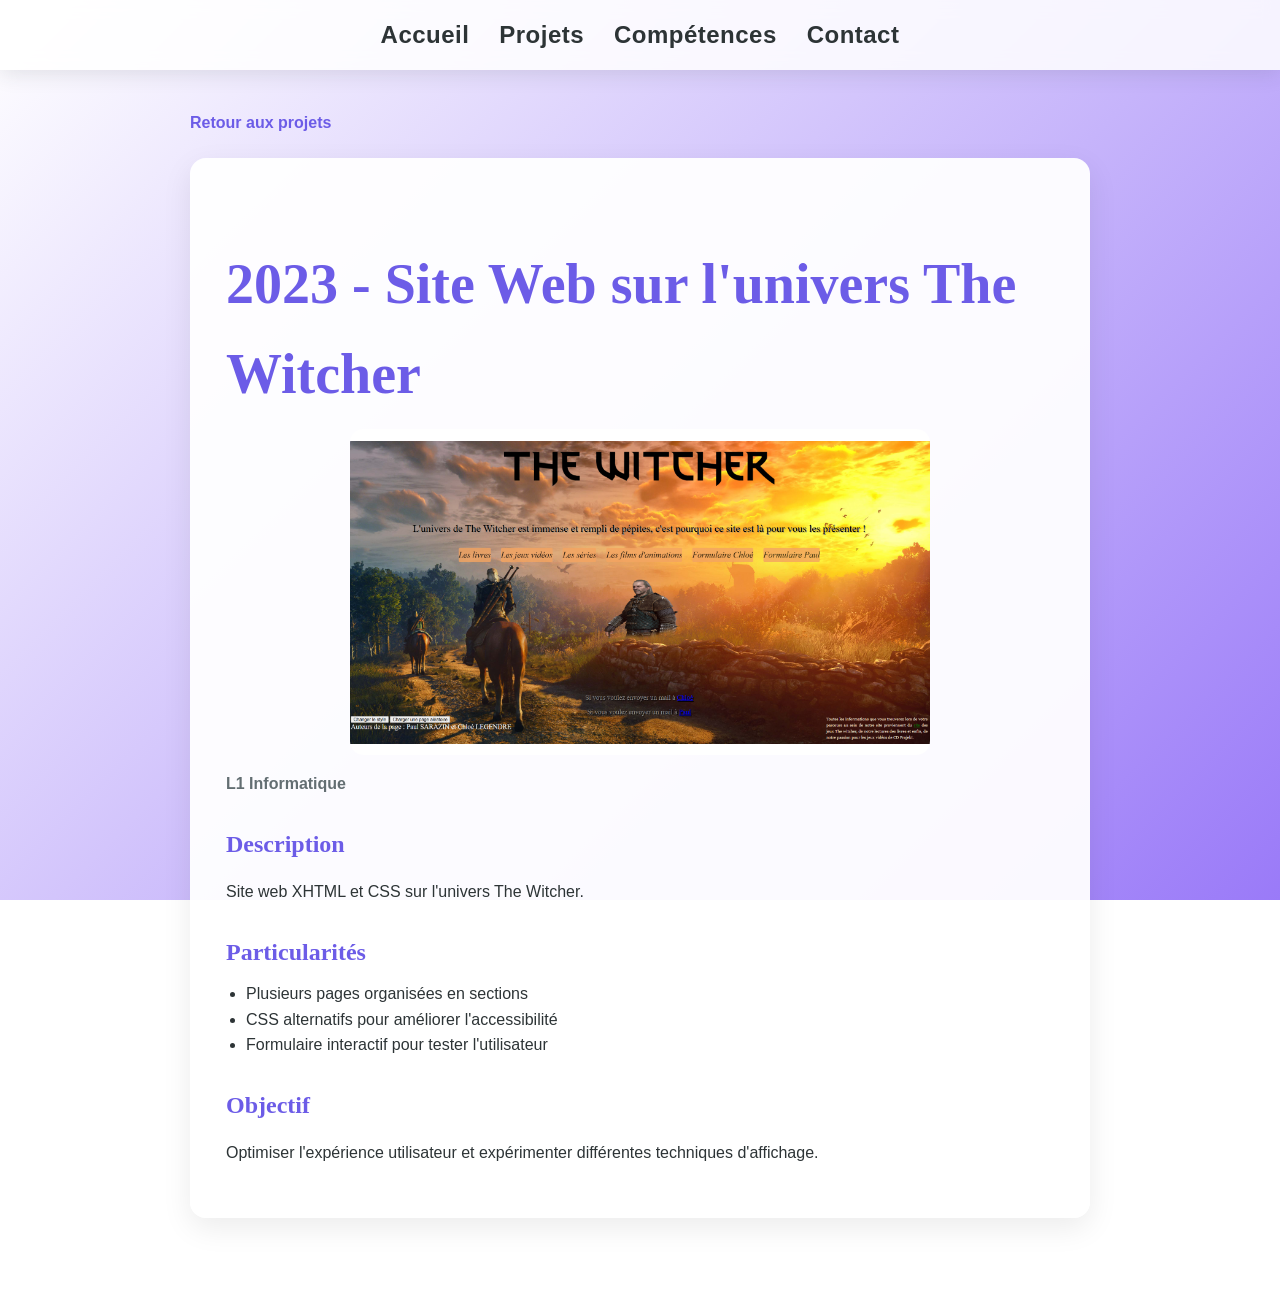
<file: projets/site-web-the-witcher.html>
<!DOCTYPE html>
<html lang="fr">
<head>
    <meta charset="UTF-8">
    <meta name="viewport" content="width=device-width, initial-scale=1.0">
    <title>2023 - Site Web sur l'univers The Witcher</title>
    <link rel="stylesheet" href="../style.css">
</head>
<body>
    <nav class="top-nav">
        <a href="../index.html#accueil">Accueil</a>
        <a href="../index.html#projets">Projets</a>
        <a href="../competences.html">Compétences</a>
        <a href="../contact.html">Contact</a>
    </nav>

    <main class="project-page">
        <a class="back-link" href="../index.html#projets">Retour aux projets</a>
        <article class="project-detail">
            <h1>2023 - Site Web sur l'univers The Witcher</h1>
            <img class="project-hero" src="../images/witcher.png" alt="Visuel du projet Site Web The Witcher">
            <p class="project-meta">L1 Informatique</p>

            <h2>Description</h2>
            <p>Site web XHTML et CSS sur l'univers The Witcher.</p>

            <h2>Particularités</h2>
            <ul>
                <li>Plusieurs pages organisées en sections</li>
                <li>CSS alternatifs pour améliorer l'accessibilité</li>
                <li>Formulaire interactif pour tester l'utilisateur</li>
            </ul>

            <h2>Objectif</h2>
            <p>Optimiser l'expérience utilisateur et expérimenter différentes techniques d'affichage.</p>
        </article>
    </main>
</body>
</html>
</file>
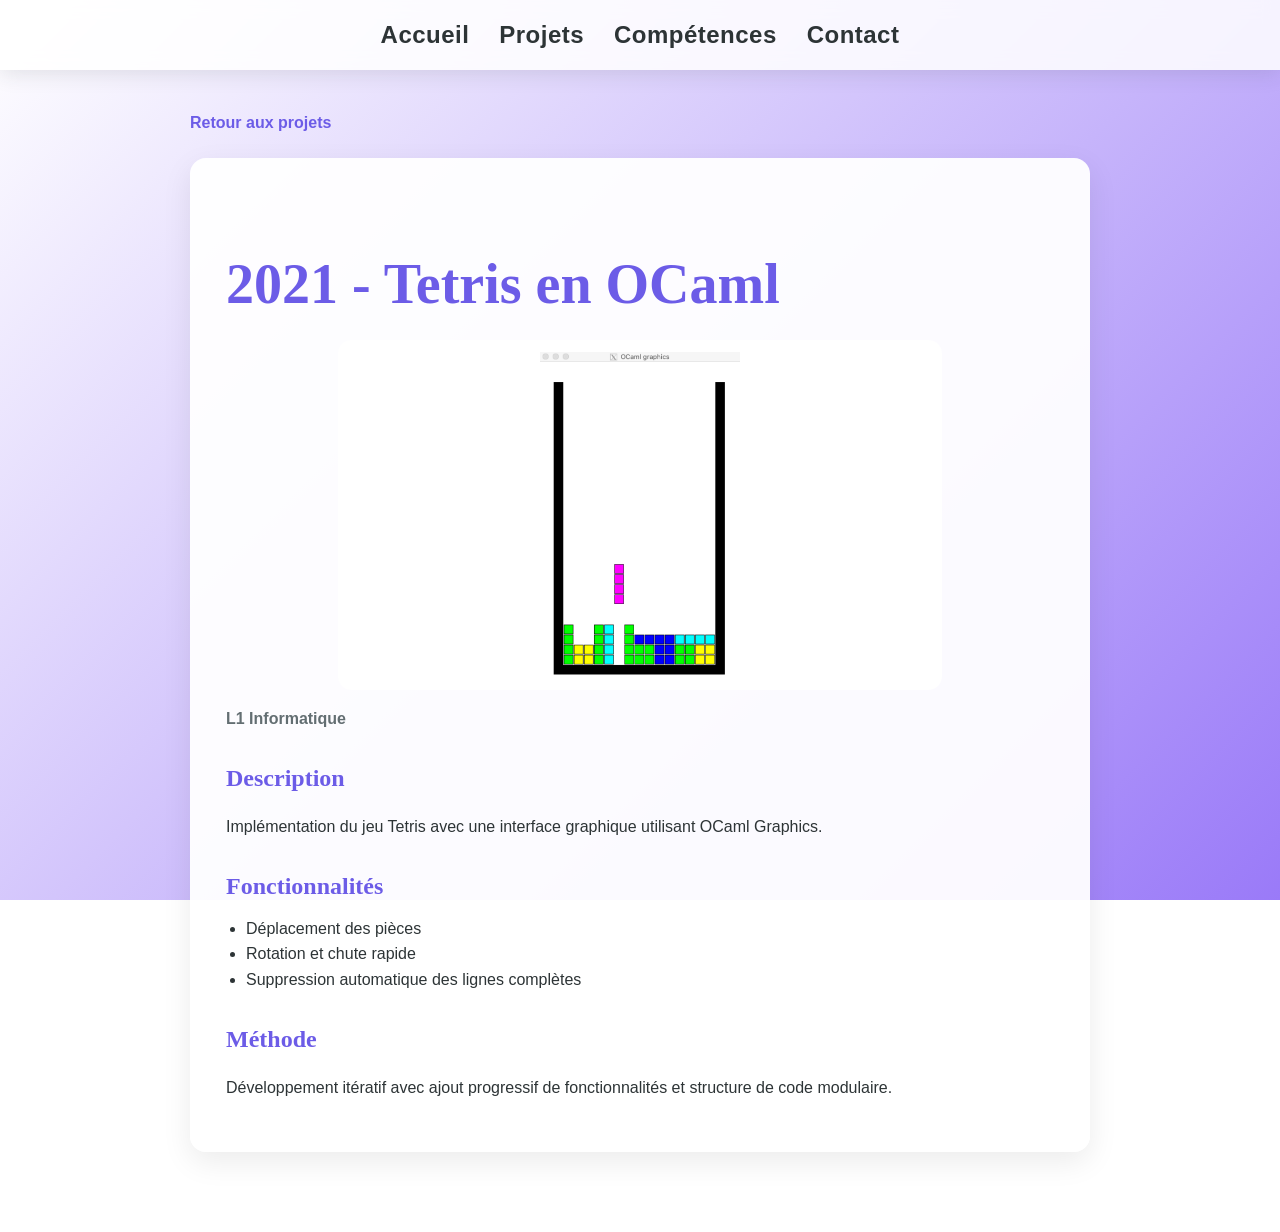
<file: projets/tetris-ocaml.html>
<!DOCTYPE html>
<html lang="fr">
<head>
    <meta charset="UTF-8">
    <meta name="viewport" content="width=device-width, initial-scale=1.0">
    <title>2021 - Tetris en OCaml</title>
    <link rel="stylesheet" href="../style.css">
</head>
<body>
    <nav class="top-nav">
        <a href="../index.html#accueil">Accueil</a>
        <a href="../index.html#projets">Projets</a>
        <a href="../competences.html">Compétences</a>
        <a href="../contact.html">Contact</a>
    </nav>

    <main class="project-page">
        <a class="back-link" href="../index.html#projets">Retour aux projets</a>
        <article class="project-detail">
            <h1>2021 - Tetris en OCaml</h1>
            <img class="project-hero is-portrait" src="../images/tetris.png" alt="Visuel du projet Tetris en OCaml">
            <p class="project-meta">L1 Informatique</p>

            <h2>Description</h2>
            <p>Implémentation du jeu Tetris avec une interface graphique utilisant OCaml Graphics.</p>

            <h2>Fonctionnalités</h2>
            <ul>
                <li>Déplacement des pièces</li>
                <li>Rotation et chute rapide</li>
                <li>Suppression automatique des lignes complètes</li>
            </ul>

            <h2>Méthode</h2>
            <p>Développement itératif avec ajout progressif de fonctionnalités et structure de code modulaire.</p>
        </article>
    </main>
</body>
</html>
</file>
<file: style.css>
/* Variables de design */
:root {
    --primary: #2d3436;
    --accent: #6c5ce7; 
    --bg: #f9f9f9;
    --white: #ffffff;
    --text-light: #636e72;
}

/* Base */
body {
    font-family: 'Segoe UI', Tahoma, Geneva, Verdana, sans-serif;
    line-height: 1.6;
    color: var(--primary);
    background: linear-gradient(135deg, var(--white) 0%, #9a7af8 100%);
    background-attachment: fixed;
    background-repeat: no-repeat;
    margin: 0;
    padding: 70px 0 0;
}

.top-nav {
    position: fixed;
    top: 0;
    left: 0;
    width: 100%;
    height: 70px;
    display: flex;
    justify-content: center;
    align-items: center;
    gap: 30px;
    background: rgba(255, 255, 255, 0.85);
    backdrop-filter: blur(8px);
    box-shadow: 0 4px 20px rgba(45, 52, 54, 0.12);
    z-index: 1000;
    font-size: 1.5rem;
}

.top-nav a {
    color: var(--primary);
    text-decoration: none;
    font-weight: 700;
    letter-spacing: 0.02em;
    transition: color 0.2s ease;
}

.top-nav a:hover {
    color: var(--accent);
}

/* Header & Hero Section */
header {
    min-height: calc(100vh - 70px);
    display: flex;
    flex-direction: column;
    justify-content: center;
    align-items: center;
    text-align: center;
    padding: 0 20px;
    background: transparent;
}

h1 {
    font-size: 3.5rem;
    margin-bottom: 10px;
    color: var(--accent);
    font-family: 'Playfair Display', serif;
}

h2 {
    font-family: 'Playfair Display', serif;
}
.tagline {
    font-size: 2rem;
    font-weight: bold;
    max-width: 800px;
    margin-bottom: 30px;
}

.bio {
    max-width: 700px;
    font-size: 1.1rem;
    color: black;
}

/* Boutons */
.cta-button {
    margin-top: 40px;
    padding: 15px 35px;
    background-color: var(--accent);
    color: white;
    text-decoration: none;
    border-radius: 50px;
    font-weight: bold;
    transition: all 0.3s ease;
    box-shadow: 0 4px 15px rgba(108, 92, 231, 0.3);
}

.cta-button:hover {
    transform: translateY(-3px);
    box-shadow: 0 6px 20px rgba(108, 92, 231, 0.4);
}

/* Sections Projets */
section {
    padding: 100px 20px;
    max-width: 1100px;
    margin: 0 auto;
}

.grid {
    display: grid;
    grid-template-columns: repeat(auto-fit, minmax(320px, 1fr));
    gap: 30px;
    margin-top: 40px;
}

.project-link {
    text-decoration: none;
    color: inherit;
    display: block;
}

.card {
    background: var(--white);
    padding: 30px;
    border-radius: 15px;
    box-shadow: 0 10px 30px rgba(0,0,0,0.05);
    transition: transform 0.3s ease;
}

.card:hover {
    transform: translateY(-5px);
}

.project-link .card h3 {
    margin: 0;
}

.project-thumb {
    width: 100%;
    aspect-ratio: 16 / 9;
    height: auto;
    object-fit: contain;
    background: #ffffff;
    border-radius: 12px;
    display: block;
    margin-bottom: 18px;
}

.project-thumb.is-portrait {
    padding: 8px;
}

.project-page {
    max-width: 900px;
    margin: 40px auto 80px;
    padding: 0 20px;
}

.project-detail {
    background: rgba(255, 255, 255, 0.95);
    border-radius: 16px;
    padding: 36px;
    box-shadow: 0 10px 30px rgba(0, 0, 0, 0.08);
}

.project-meta {
    color: var(--text-light);
    font-weight: 600;
    margin-bottom: 20px;
}

.project-hero {
    width: 70%;
    aspect-ratio: 16 / 9;
    height: auto;
    object-fit: contain;
    background: #ffffff;
    border-radius: 14px;
    display: block;
    margin: 8px auto 16px;
}

.project-hero.is-portrait {
    padding: 12px;
}

.project-detail h2 {
    margin-top: 28px;
    margin-bottom: 10px;
    color: var(--accent);
}

.project-detail ul {
    margin: 0;
    padding-left: 20px;
}

.back-link {
    display: inline-block;
    margin-bottom: 22px;
    text-decoration: none;
    font-weight: 700;
    color: var(--accent);
}

.back-link:hover {
    text-decoration: underline;
}

.contact-page {
    max-width: 900px;
    margin: 40px auto 80px;
    padding: 0 20px;
}

.skills-page {
    max-width: 1000px;
    margin: 40px auto 80px;
    padding: 0 20px;
}

.skills-card {
    background: rgba(255, 255, 255, 0.95);
    border-radius: 16px;
    padding: 36px;
    box-shadow: 0 10px 30px rgba(0, 0, 0, 0.08);
}

.skills-card h1 {
    margin-top: 0;
}

.skills-grid {
    display: grid;
    grid-template-columns: repeat(auto-fit, minmax(220px, 1fr));
    gap: 16px;
    margin-top: 24px;
}

.skills-grid-story {
    grid-template-columns: repeat(auto-fit, minmax(260px, 1fr));
    gap: 18px;
}

.skill-group {
    background: #ffffff;
    border-radius: 14px;
    border: 1px solid #ebe6ff;
    padding: 16px 18px;
}

.skill-group-story {
    display: flex;
    flex-direction: column;
    gap: 12px;
    padding: 20px;
    border: 1px solid #e7deff;
    background: linear-gradient(150deg, #ffffff 0%, #f8f5ff 100%);
    transition: transform 0.22s ease, box-shadow 0.22s ease;
}

.skill-group-story:hover {
    transform: translateY(-4px);
    box-shadow: 0 12px 24px rgba(108, 92, 231, 0.14);
}

.skill-group-unity {
    border-color: #cdbbff;
    background: linear-gradient(145deg, #ffffff 0%, #efe8ff 100%);
}

.skill-kicker {
    margin: 0;
    color: #6c5ce7;
    font-size: 0.78rem;
    font-weight: 800;
    letter-spacing: 0.08em;
    text-transform: uppercase;
}

.skill-group h2 {
    margin-top: 0;
    margin-bottom: 0;
    color: var(--accent);
    font-size: 1.2rem;
}

.skill-group p {
    margin: 0;
    color: #3d3d4a;
}

.skill-tags {
    display: flex;
    flex-wrap: wrap;
    gap: 8px;
}

.skill-tags span {
    display: inline-flex;
    align-items: center;
    min-height: 30px;
    padding: 4px 12px;
    border-radius: 999px;
    background: #f2edff;
    border: 1px solid #e2d7ff;
    color: #3f325b;
    font-weight: 700;
    font-size: 0.9rem;
}

.skill-tags-unity span {
    background: #e8e0ff;
    border-color: #d2bfff;
}

.contact-card {
    background: rgba(255, 255, 255, 0.95);
    border-radius: 16px;
    padding: 36px;
    box-shadow: 0 10px 30px rgba(0, 0, 0, 0.08);
}

.contact-card h1 {
    margin-top: 0;
}

.linkedin-button {
    display: inline-block;
    margin: 10px 0 24px;
    padding: 12px 22px;
    background: #0a66c2;
    color: #ffffff;
    text-decoration: none;
    border-radius: 10px;
    font-weight: 700;
    transition: transform 0.2s ease;
}

.linkedin-button:hover {
    transform: translateY(-2px);
}

.contact-form {
    display: grid;
    gap: 10px;
}

.contact-form label {
    font-weight: 700;
    margin-top: 4px;
}

.contact-form input,
.contact-form textarea {
    width: 100%;
    box-sizing: border-box;
    border: 1px solid #dfe6e9;
    border-radius: 10px;
    padding: 12px;
    font: inherit;
}

.hidden-field {
    display: none;
}

.contact-form .cta-button {
    margin-top: 14px;
    border: none;
    cursor: pointer;
}

.form-status {
    margin: 2px 0 0;
    min-height: 24px;
    font-weight: 700;
    color: var(--text-light);
}

.form-status.is-success {
    color: #218c5a;
}

.form-status.is-error {
    color: #b33939;
}

footer {
    text-align: center;
    padding: 60px;
    color: #000000;
    font-size: 0.9rem;
}

@media (max-width: 640px) {
    .top-nav {
        gap: 18px;
        height: 64px;
    }

    body {
        padding-top: 64px;
    }

    .top-nav a {
        font-size: 0.95rem;
    }

    .project-detail {
        padding: 24px;
    }

    .contact-card {
        padding: 24px;
    }

    .skills-card {
        padding: 24px;
    }

    .skills-grid-story {
        grid-template-columns: 1fr;
    }

    .skill-group-story {
        padding: 18px;
    }
}

.itch-slide {
    --slide-progress: 0;
    position: fixed;
    right: 26px;
    bottom: 26px;
    width: 260px;
    height: 66px;
    border-radius: 999px;
    border: 2px solid #bbcfff;
    background: linear-gradient(135deg, #bbcfff 0%, #86a1e0 100%);
    box-shadow: 0 12px 26px rgba(0, 0, 0, 0.26);
    z-index: 1000;
    overflow: hidden;
    text-decoration: none;
    user-select: none;
    touch-action: none;
}

.itch-slide::before {
    content: '';
    position: absolute;
    inset: 0;
    background: linear-gradient(90deg, rgba(255, 255, 255, 0.34), rgba(255, 255, 255, 0.05));
    transform-origin: left center;
    transform: scaleX(var(--slide-progress));
    transition: transform 0.16s linear;
}

.itch-slide::after {
    content: '';
    position: absolute;
    inset: 2px;
    border-radius: 999px;
    border: 1px solid rgba(255, 255, 255, 0.28);
    pointer-events: none;
}

.itch-track-text {
    position: absolute;
    left: 86px;
    right: 16px;
    top: 50%;
    transform: translateY(-50%);
    color: #ffffff;
    font-size: 0.96rem;
    font-weight: 800;
    letter-spacing: 0.01em;
    text-shadow: 0 1px 2px rgba(0, 0, 0, 0.28);
    transition: transform 0.2s ease, opacity 0.2s ease;
}

.itch-thumb {
    position: absolute;
    left: 6px;
    top: 6px;
    width: 52px;
    height: 52px;
    border-radius: 50%;
    background: #ffffff;
    border: 1px solid rgba(0, 0, 0, 0.08);
    box-shadow: 0 8px 16px rgba(0, 0, 0, 0.25);
    display: flex;
    align-items: center;
    justify-content: center;
    cursor: grab;
    transform: translateX(0);
    transition: transform 0.28s cubic-bezier(0.2, 0.8, 0.2, 1.15), box-shadow 0.18s ease;
    will-change: transform;
}

.itch-thumb img {
    width: 74%;
    height: auto;
    display: block;
}

.itch-slide.is-dragging .itch-thumb {
    cursor: grabbing;
    transition: none;
    box-shadow: 0 11px 18px rgba(0, 0, 0, 0.3);
}

.itch-slide.is-active .itch-track-text {
    transform: translateY(-50%) translateX(2px);
}

.itch-slide.is-ready {
    border-color: #2ecc71;
    box-shadow: 0 14px 30px rgba(46, 204, 113, 0.38);
}

.itch-slide.is-ready .itch-track-text {
    opacity: 0;
}

.itch-slide.is-ready .itch-thumb {
    box-shadow: 0 10px 18px rgba(46, 204, 113, 0.44);
}

.itch-slide.is-hint .itch-track-text {
    animation: slide-hint 0.34s ease;
}

@keyframes slide-hint {
    0% { transform: translateY(-50%) translateX(0); }
    25% { transform: translateY(-50%) translateX(-5px); }
    55% { transform: translateY(-50%) translateX(5px); }
    100% { transform: translateY(-50%) translateX(0); }
}

@media screen and (max-width: 768px) {
    .itch-slide {
        width: 220px;
        height: 60px;
        right: 18px;
        bottom: 18px;
    }

    .itch-thumb {
        width: 46px;
        height: 46px;
    }

    .itch-track-text {
        left: 76px;
        font-size: 0.88rem;
    }
}
</file>
